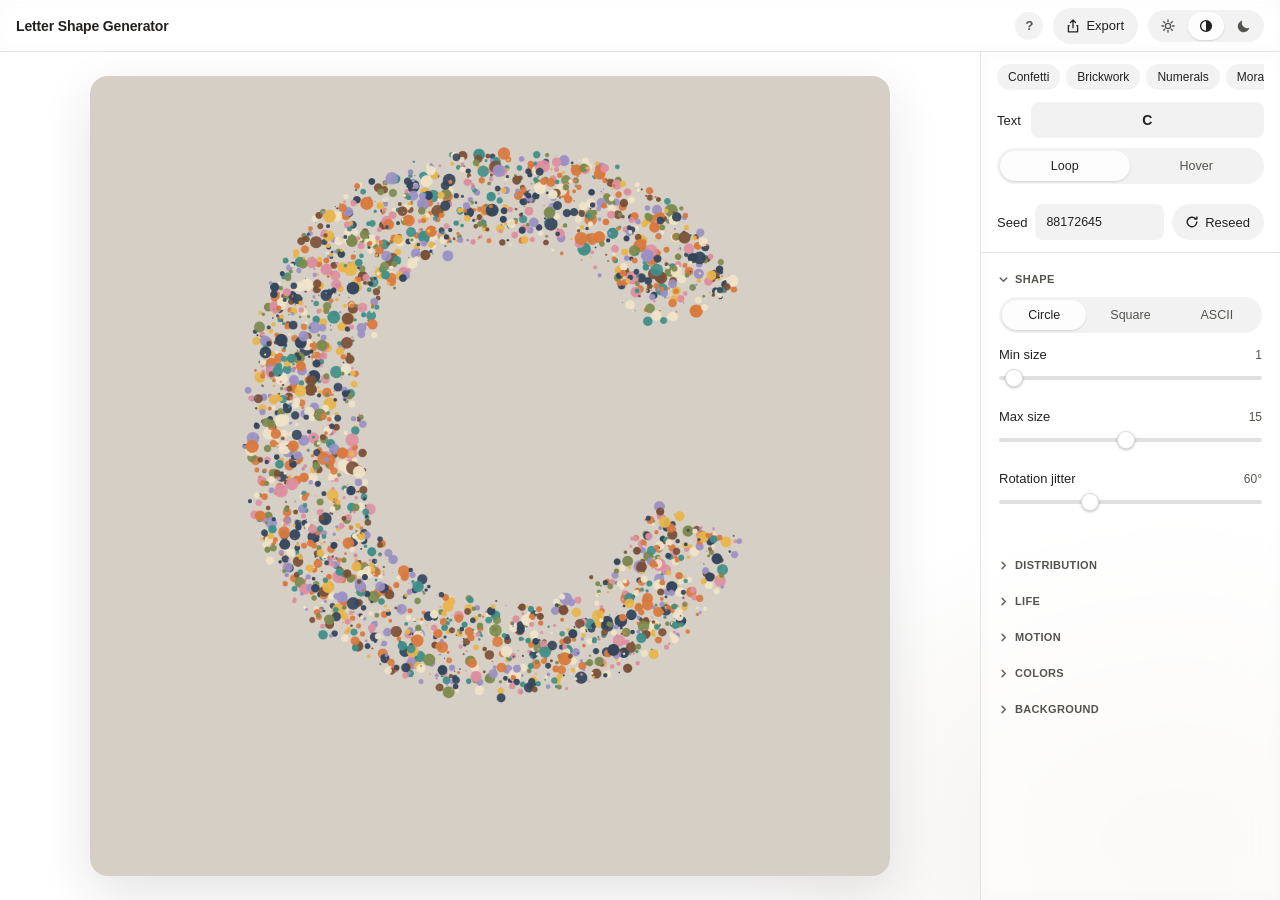
<file: index.html>
<!doctype html>
<html lang="en">
<head>
<meta charset="utf-8" />
<meta name="viewport" content="width=device-width,initial-scale=1" />
<title>Letter Shape Generator</title>
<style>
  /* ============================================================
     Theme tokens. Light is the base on :root; dark is defined
     twice: once behind prefers-color-scheme for the "auto" state
     (guarded so a manual light choice wins), once behind the
     manual [data-theme="dark"] attribute.
  ============================================================ */
  :root{
    --bg:var(--yy-ground,#f5f5f7);
    --panel-bg:var(--yy-pane,rgba(255,255,255,.72));
    --panel-bg-solid:var(--yy-pane-strong,#ffffff);
    --panel-border:var(--yy-glass-border,rgba(0,0,0,.08));
    --text:var(--yy-ink,#1d1d1f);
    --text-2:var(--yy-ink-muted,#6e6e73);
    --text-3:var(--yy-ink-quiet,#98989d);
    --accent:var(--yy-ink,#0071e3);
    --accent-ink:var(--yy-ground,#ffffff);
    --divider:var(--yy-glass-border,rgba(0,0,0,.08));
    --track:rgba(0,0,0,.12);
    --control-bg:rgba(0,0,0,.05);
    --control-bg-strong:rgba(0,0,0,.08);
    --thumb-bg:#ffffff;
    --thumb-border:rgba(0,0,0,.14);
    --scrim:rgba(0,0,0,.32);
    /* layered glass: crisp top highlight, faint side highlight,
       whisper of inner shadow. Restrained, not decorative. */
    --glass-edge:
      inset 0 1px 0 rgba(255,255,255,.65),
      inset 1px 0 0 rgba(255,255,255,.25),
      inset 0 0 18px rgba(0,0,0,.022);
    --r-lg:var(--yy-radius-panel,18px);
    --r-md:var(--yy-radius-control,12px);
    --r-sm:8px;
    --r-pill:var(--yy-radius-pill,999px);
    --shadow-panel:var(--yy-shadow-pane,0 1px 1px rgba(0,0,0,.03),0 12px 32px rgba(0,0,0,.08));
    --shadow-ctrl:0 1px 2px rgba(0,0,0,.14);
    --shadow-modal:0 2px 8px rgba(0,0,0,.08),0 24px 64px rgba(0,0,0,.22);
    --shadow-sheet:0 -8px 32px rgba(0,0,0,.14);
    /* motion tokens: 100ms tap feedback, 150ms hover shifts,
       240ms state changes, 300-500ms layout. Exits run ~75%. */
    --dur-tap:100ms;
    --dur-fast:var(--yy-duration-quick,150ms);
    --dur-med:var(--yy-duration-fast,240ms);
    --dur-layout:var(--yy-duration-medium,300ms);
    --ease-out-quart:cubic-bezier(0.25,1,0.5,1);
    --ease-out-quint:var(--yy-ease-out,cubic-bezier(0.22,1,0.36,1));
    --ease-out-expo:cubic-bezier(0.16,1,0.3,1);
    --ease:var(--ease-out-quart);
    color-scheme:light;
  }
  @media (prefers-color-scheme: dark){
    :root:not([data-theme="light"]){
      --bg:#1d1d1f;
      --panel-bg:rgba(34,34,36,.68);
      --panel-bg-solid:#2c2c2e;
      --panel-border:rgba(255,255,255,.10);
      --text:#f5f5f7;
      --text-2:#a1a1a6;
      --text-3:#7c7c80;
      --accent:#0a84ff;
      --accent-ink:#ffffff;
      --divider:rgba(255,255,255,.10);
      --track:rgba(255,255,255,.16);
      --control-bg:rgba(255,255,255,.07);
      --control-bg-strong:rgba(255,255,255,.12);
      --thumb-bg:#d9d9de;
      --thumb-border:rgba(0,0,0,.3);
      --scrim:rgba(0,0,0,.55);
      --glass-edge:
        inset 0 1px 0 rgba(255,255,255,.09),
        inset 1px 0 0 rgba(255,255,255,.04),
        inset 0 0 18px rgba(0,0,0,.28);
      --shadow-panel:0 1px 1px rgba(0,0,0,.3),0 20px 44px rgba(0,0,0,.5);
      --shadow-ctrl:0 1px 2px rgba(0,0,0,.4);
      --shadow-modal:0 2px 8px rgba(0,0,0,.4),0 24px 64px rgba(0,0,0,.6);
      --shadow-sheet:0 -8px 32px rgba(0,0,0,.5);
      color-scheme:dark;
    }
  }
  :root[data-theme="dark"]{
    --bg:#1d1d1f;
    --panel-bg:rgba(34,34,36,.68);
    --panel-bg-solid:#2c2c2e;
    --panel-border:rgba(255,255,255,.10);
    --text:#f5f5f7;
    --text-2:#a1a1a6;
    --text-3:#7c7c80;
    --accent:#0a84ff;
    --accent-ink:#ffffff;
    --divider:rgba(255,255,255,.10);
    --track:rgba(255,255,255,.16);
    --control-bg:rgba(255,255,255,.07);
    --control-bg-strong:rgba(255,255,255,.12);
    --thumb-bg:#d9d9de;
    --thumb-border:rgba(0,0,0,.3);
    --scrim:rgba(0,0,0,.55);
    --glass-edge:
      inset 0 1px 0 rgba(255,255,255,.09),
      inset 1px 0 0 rgba(255,255,255,.04),
      inset 0 0 18px rgba(0,0,0,.28);
    --shadow-panel:0 1px 1px rgba(0,0,0,.3),0 20px 44px rgba(0,0,0,.5);
    --shadow-ctrl:0 1px 2px rgba(0,0,0,.4);
    --shadow-modal:0 2px 8px rgba(0,0,0,.4),0 24px 64px rgba(0,0,0,.6);
    --shadow-sheet:0 -8px 32px rgba(0,0,0,.5);
    color-scheme:dark;
  }

  *{box-sizing:border-box;}
  [hidden]{display:none !important;}
  html,body{height:100%;}
  body{
    margin:0;
    background:
      radial-gradient(880px 640px at 7% 4%, rgba(255,255,255,.92), transparent 58%),
      radial-gradient(760px 580px at 92% 94%, rgba(239,236,232,.86), transparent 60%),
      var(--bg);
    color:var(--text);
    font-family:var(--yy-font-sans,-apple-system,BlinkMacSystemFont,"SF Pro Display","SF Pro Text","Helvetica Neue","PingFang SC",Arial,sans-serif);
    font-size:13px;
    -webkit-font-smoothing:antialiased;
    overflow:hidden;
  }
  button,input,textarea{font-family:inherit;font-size:inherit;color:inherit;}
  button{cursor:pointer;}
  svg{display:block;}

  :focus-visible{
    outline:2px solid var(--accent);
    outline-offset:2px;
    border-radius:var(--r-sm);
  }
  .seg button:focus-visible,.theme-seg button:focus-visible,.btn:focus-visible,
  .swatch:focus-visible,.swatch-add:focus-visible,.bg-swatch:focus-visible,.swatch-x:focus-visible,
  .copy-btn:focus-visible,.modal-close:focus-visible,.look-chip:focus-visible,
  .icon-btn:focus-visible,.wseg button:focus-visible{
    border-radius:var(--r-pill);
  }

  /* ============================================================
     Entrance (the one hero moment, plays once on load).
     Pure CSS keyframes with backwards fill: content is visible by
     default; the animation only decorates the first paint.
  ============================================================ */
  @keyframes rise-in{from{opacity:0;transform:translateY(10px)}}
  @keyframes fade-in-kf{from{opacity:0}}
  @keyframes scale-in{from{opacity:0;transform:scale(.98)}}
  @keyframes pop-in{from{opacity:0;transform:scale(0)}}
  @keyframes val-flash{from{color:var(--accent)}}

  .panel-pinned{animation:rise-in 270ms var(--ease-out-quint) backwards;}
  .panel-scroll .group{
    animation:rise-in 270ms var(--ease-out-quint) backwards;
    animation-delay:calc(min(var(--i,0),5)*45ms);
  }
  .topbar{animation:fade-in-kf 300ms var(--ease-out-quart) backwards;}
  .canvas-stage canvas{animation:scale-in 450ms var(--ease-out-quint) 60ms backwards;}

  .fade-swap{animation:fade-in-kf 160ms var(--ease-out-quart);}
  .val-flash{animation:val-flash 300ms var(--ease-out-quart);}

  .app{height:100dvh;display:flex;flex-direction:column;}

  /* ---------- topbar ---------- */
  .topbar{
    height:52px;flex:0 0 auto;
    display:flex;align-items:center;justify-content:space-between;gap:12px;
    padding:0 16px;
    background:var(--panel-bg);
    backdrop-filter:blur(20px) saturate(180%);
    -webkit-backdrop-filter:blur(20px) saturate(180%);
    border-bottom:1px solid var(--panel-border);
    box-shadow:var(--glass-edge);
  }
  @supports not ((backdrop-filter:blur(1px)) or (-webkit-backdrop-filter:blur(1px))){
    .topbar,.panel,.modal-backdrop,.modal,.kbd-pop,.swatch-pop{background:var(--panel-bg-solid);}
  }
  .topbar h1{
    font-size:14px;font-weight:600;margin:0;letter-spacing:-.01em;
    min-width:0;white-space:nowrap;overflow:hidden;text-overflow:ellipsis;
  }
  .topbar-actions{display:flex;align-items:center;gap:10px;flex:0 0 auto;}

  .btn-compact{min-height:30px;padding:5px 12px;font-size:12.5px;}

  .icon-btn{
    position:relative;
    width:28px;height:28px;border:0;border-radius:50%;
    background:var(--control-bg);color:var(--text-2);
    display:flex;align-items:center;justify-content:center;
    font-size:13px;font-weight:600;
    transition:background var(--dur-fast) var(--ease),color var(--dur-fast) var(--ease),transform var(--dur-tap) var(--ease);
  }
  .icon-btn::before{content:"";position:absolute;inset:-8px;border-radius:50%;}
  .icon-btn:hover{background:var(--control-bg-strong);color:var(--text);}
  .icon-btn:active{transform:scale(.92);}

  .theme-seg{
    position:relative;
    display:flex;background:var(--control-bg);border-radius:var(--r-pill);padding:2px;gap:2px;flex:0 0 auto;
  }
  .theme-seg button{
    position:relative;z-index:1;
    border:0;background:transparent;color:var(--text-2);
    width:36px;height:28px;border-radius:var(--r-pill);
    display:flex;align-items:center;justify-content:center;
    transition:color var(--dur-fast) var(--ease),transform var(--dur-tap) var(--ease);
  }
  /* expanded hot zone: full topbar height is tappable */
  .theme-seg button::before{content:"";position:absolute;inset:-10px 0;}
  .theme-seg button.active{color:var(--text);}
  .theme-seg button:hover:not(.active){color:var(--text);}
  .theme-seg button:active{transform:scale(.94);}

  /* sliding active-pill indicator shared by all segmented controls */
  .seg-ind{
    position:absolute;left:0;top:0;opacity:0;z-index:0;
    background:var(--panel-bg-solid);
    border-radius:var(--r-pill);
    box-shadow:var(--shadow-ctrl);
    transition:transform var(--dur-med) var(--ease-out-quint),opacity var(--dur-fast) var(--ease-out-quart);
    will-change:transform;
  }
  .seg-ind.no-anim{transition:none;}

  /* ---------- keyboard shortcuts popover ---------- */
  .kbd-pop{
    position:fixed;top:58px;right:12px;z-index:45;
    width:236px;
    background:var(--panel-bg);
    backdrop-filter:blur(24px) saturate(180%);
    -webkit-backdrop-filter:blur(24px) saturate(180%);
    border:1px solid var(--panel-border);
    border-radius:var(--r-md);
    box-shadow:var(--glass-edge),var(--shadow-modal);
    padding:10px 12px;
  }
  .kbd-row{
    display:flex;align-items:center;justify-content:space-between;gap:10px;
    padding:5px 0;font-size:12px;color:var(--text);
  }
  .kbd-row + .kbd-row{border-top:1px solid var(--divider);}
  kbd{
    font-family:inherit;font-size:11px;font-variant-numeric:tabular-nums;
    color:var(--text-2);
    background:var(--control-bg);
    border:1px solid var(--panel-border);
    border-radius:5px;
    padding:1.5px 6px;
    white-space:nowrap;
  }

  /* ---------- body: canvas left, inspector panel RIGHT ---------- */
  .body{flex:1 1 auto;display:flex;min-height:0;}

  .panel{
    position:relative;
    width:300px;min-width:180px;max-width:560px;
    flex:0 0 auto;
    display:flex;flex-direction:column;
    background:var(--panel-bg);
    backdrop-filter:blur(20px) saturate(180%);
    -webkit-backdrop-filter:blur(20px) saturate(180%);
    border-left:1px solid var(--panel-border);
    box-shadow:var(--glass-edge);
    min-height:0;
  }
  .panel-pinned{
    flex:0 0 auto;
    display:flex;flex-direction:column;gap:10px;
    padding:12px 16px;
    border-bottom:1px solid var(--divider);
  }
  .panel-scroll{
    flex:1 1 auto;min-height:0;
    overflow-y:auto;
    padding:10px 16px 44px;
  }
  .panel-scroll::-webkit-scrollbar{width:8px;}
  .panel-scroll::-webkit-scrollbar-thumb{background:var(--control-bg-strong);border-radius:var(--r-pill);}

  /* resize handle sits on the panel's LEFT edge now */
  .rhandle{
    position:absolute;top:0;left:0;width:10px;height:100%;
    cursor:col-resize;z-index:5;touch-action:none;
  }
  .rhandle::after{
    content:"";position:absolute;top:0;left:0;width:3px;height:100%;
    background:transparent;transition:background var(--dur-fast) var(--ease);
  }
  .rhandle:hover::after,.rhandle.active::after{background:var(--accent);opacity:.55;}

  /* mobile bottom-sheet grip (hidden on desktop) */
  .sheet-grip{
    display:none;
    position:relative;
    border:0;background:transparent;
    height:22px;flex:0 0 auto;
    align-items:center;justify-content:center;
    touch-action:none;
  }
  .sheet-grip::before{content:"";position:absolute;inset:-12px 0;}
  .sheet-grip span{
    width:36px;height:5px;border-radius:var(--r-pill);
    background:var(--track);
    transition:background var(--dur-fast) var(--ease);
  }
  .sheet-grip:hover span,.sheet-grip:active span{background:var(--text-3);}

  /* ---------- looks (one-tap presets) ---------- */
  .looks-row{
    display:flex;gap:6px;align-items:center;
    overflow-x:auto;
    padding-bottom:2px;
    scrollbar-width:none;
  }
  .looks-row::-webkit-scrollbar{display:none;}
  .look-chip{
    position:relative;
    flex:0 0 auto;
    border:0;border-radius:var(--r-pill);
    background:var(--control-bg);color:var(--text);
    min-height:26px;padding:4px 11px;
    font-size:12px;font-weight:500;white-space:nowrap;
    display:flex;align-items:center;gap:5px;
    transition:background var(--dur-fast) var(--ease),transform var(--dur-tap) var(--ease);
  }
  .look-chip::before{content:"";position:absolute;inset:-9px 0;}
  .look-chip:hover{background:var(--control-bg-strong);}
  .look-chip:active{transform:scale(.96);}
  .look-save{
    background:transparent;
    border:1px dashed var(--text-3);color:var(--text-2);
  }
  .look-save:hover{border-color:var(--accent);color:var(--accent);background:transparent;}
  .look-del{
    display:inline-flex;align-items:center;justify-content:center;
    width:14px;height:14px;margin-right:-4px;
    border-radius:50%;
    color:var(--text-3);
    font-size:12px;line-height:1;
    opacity:0;
    transition:opacity var(--dur-fast) var(--ease),color var(--dur-fast) var(--ease);
  }
  .look-chip:hover .look-del,.look-chip:focus-visible .look-del{opacity:1;}
  .look-del:hover{color:var(--text);}
  .look-name-input{
    flex:0 0 auto;
    width:110px;min-height:26px;padding:3px 10px;
    font-size:12px;
    border-radius:var(--r-pill);
  }

  /* ---------- pinned quick rows ---------- */
  .quick-row{display:flex;align-items:center;gap:8px;}
  .quick-row .seg{flex:1;min-width:0;}
  .quick-row label{font-size:13px;color:var(--text);flex:0 0 auto;}

  /* ---------- collapsible groups ---------- */
  .group{margin-bottom:4px;}
  .group-head{
    width:100%;min-height:32px;
    display:flex;align-items:center;gap:7px;
    border:0;background:transparent;
    padding:8px 2px;
    font-size:11px;font-weight:600;color:var(--text-2);
    letter-spacing:.03em;text-transform:uppercase;
    border-radius:var(--r-sm);
    transition:color var(--dur-fast) var(--ease);
  }
  .group-head:hover{color:var(--text);}
  .group-head .chev{
    color:var(--text-3);flex:0 0 auto;
    transition:transform var(--dur-med) var(--ease-out-quint);
  }
  .group.open .group-head .chev{transform:rotate(90deg);}
  .group-body{padding:2px 2px 12px;}
  .hint{font-size:12px;color:var(--text-2);line-height:1.5;margin:8px 2px 2px;}

  /* collapsible blocks: grid-rows trick, no layout-property animation */
  .collapse{
    display:grid;grid-template-rows:1fr;
    transition:grid-template-rows var(--dur-layout) var(--ease-out-quint),opacity var(--dur-med) var(--ease-out-quart);
  }
  .collapse-inner{min-height:0;overflow:hidden;padding:4px;margin:-4px;}
  .collapse.collapsed{grid-template-rows:0fr;opacity:0;pointer-events:none;}

  /* slider control: label + value on top line, full-width slider below */
  .ctl{margin-bottom:14px;}
  .ctl:last-child{margin-bottom:0;}
  .ctl-head{display:flex;align-items:baseline;justify-content:space-between;gap:8px;margin-bottom:2px;}
  .ctl-head label{font-size:13px;color:var(--text);}
  .ctl-head .val{font-size:12px;color:var(--text-2);font-variant-numeric:tabular-nums;}

  input[type="range"]{
    -webkit-appearance:none;appearance:none;
    width:100%;height:28px;margin:0;background:transparent;cursor:pointer;
  }
  input[type="range"]::-webkit-slider-runnable-track{
    height:4px;border-radius:var(--r-pill);background:var(--track);
  }
  input[type="range"]::-webkit-slider-thumb{
    -webkit-appearance:none;appearance:none;
    width:18px;height:18px;border-radius:50%;
    background:var(--thumb-bg);border:.5px solid var(--thumb-border);
    box-shadow:0 1px 3px rgba(0,0,0,.25);
    margin-top:-7px;
    transition:transform var(--dur-tap) var(--ease);
  }
  input[type="range"]:hover::-webkit-slider-thumb{transform:scale(1.06);}
  input[type="range"]:active::-webkit-slider-thumb{transform:scale(1.18);}
  input[type="range"]::-moz-range-track{height:4px;border-radius:var(--r-pill);background:var(--track);}
  input[type="range"]::-moz-range-thumb{
    width:18px;height:18px;border-radius:50%;
    background:var(--thumb-bg);border:.5px solid var(--thumb-border);
    box-shadow:0 1px 3px rgba(0,0,0,.25);
    transition:transform var(--dur-tap) var(--ease);
  }
  input[type="range"]:hover::-moz-range-thumb{transform:scale(1.06);}
  input[type="range"]:active::-moz-range-thumb{transform:scale(1.18);}
  input[type="range"]:focus-visible{outline-offset:0;}

  .row{display:flex;align-items:center;justify-content:space-between;gap:10px;margin-bottom:12px;}
  .row:last-child{margin-bottom:0;}
  .row label{font-size:13px;color:var(--text);flex:0 0 auto;}

  .text-field{
    background:var(--control-bg);
    border:1px solid transparent;
    border-radius:var(--r-sm);
    padding:8px 10px;
    min-height:36px;
    font-size:13px;color:var(--text);
    outline:none;
    transition:border-color var(--dur-fast) var(--ease),box-shadow var(--dur-fast) var(--ease);
  }
  .text-field:focus{border-color:var(--accent);box-shadow:0 0 0 3px color-mix(in srgb, var(--accent) 22%, transparent);}
  textarea.text-field{width:100%;resize:vertical;line-height:1.5;min-height:64px;}

  /* single character: centered; longer text: left-aligned for readability */
  .letter-field{flex:1;min-width:0;text-align:center;font-weight:600;font-size:14px;}
  .letter-field.multi{text-align:left;font-weight:500;font-size:13px;}

  .seed-field{
    flex:1;min-width:0;
    font-variant-numeric:tabular-nums;
    text-align:left;font-size:12.5px;
  }

  .seg{
    position:relative;
    display:flex;background:var(--control-bg);border-radius:var(--r-pill);padding:3px;gap:2px;
  }
  .seg button{
    position:relative;z-index:1;
    flex:1;border:0;background:transparent;color:var(--text-2);
    min-height:30px;padding:5px 4px;border-radius:var(--r-pill);
    font-size:12.5px;font-weight:500;white-space:nowrap;
    transition:color var(--dur-fast) var(--ease),transform var(--dur-tap) var(--ease);
  }
  .seg button.active{color:var(--text);}
  .seg button:hover:not(.active){color:var(--text);}
  .seg button:active{transform:scale(.97);}
  .seg-small button{min-height:24px;font-size:12px;padding:3px 4px;}

  /* ---------- color swatches: click = edit, corner x = delete ---------- */
  .swatches{display:flex;flex-wrap:wrap;gap:9px;align-items:center;min-height:34px;}
  .swatch-wrap{position:relative;display:flex;align-items:center;}
  .swatch{
    position:relative;
    /* weight (1-5) nudges the dot size so the mix reads at a glance */
    width:calc(20px + var(--w,2)*2px);
    height:calc(20px + var(--w,2)*2px);
    border-radius:50%;
    border:1px solid rgba(0,0,0,.14);padding:0;
    transition:transform var(--dur-tap) var(--ease),box-shadow var(--dur-fast) var(--ease);
  }
  .swatch::before{content:"";position:absolute;inset:-7px;border-radius:50%;}
  .swatch:hover{transform:scale(1.08);}
  .swatch:active{transform:scale(.95);}
  .swatch.editing{box-shadow:0 0 0 2px var(--panel-bg-solid),0 0 0 4px var(--accent);}
  .swatch.pop-in{animation:pop-in 180ms var(--ease-out-quint);}
  .swatch-x{
    position:absolute;top:-5px;right:-5px;z-index:2;
    width:16px;height:16px;border:0;border-radius:50%;
    background:var(--text);color:var(--panel-bg-solid);
    font-size:11px;line-height:1;padding:0;
    display:flex;align-items:center;justify-content:center;
    opacity:0;transform:scale(.6);
    transition:opacity var(--dur-fast) var(--ease),transform var(--dur-fast) var(--ease);
  }
  .swatch-x::before{content:"";position:absolute;inset:-7px;border-radius:50%;}
  .swatch-wrap:hover .swatch-x,.swatch-wrap:focus-within .swatch-x{opacity:1;transform:none;}
  .swatch-add{
    position:relative;width:28px;height:28px;border-radius:50%;
    border:1px dashed var(--text-3);background:transparent;color:var(--text-2);
    display:flex;align-items:center;justify-content:center;line-height:1;padding:0;
    transition:border-color var(--dur-fast) var(--ease),color var(--dur-fast) var(--ease),transform var(--dur-tap) var(--ease);
  }
  .swatch-add::before{content:"";position:absolute;inset:-8px;border-radius:50%;}
  .swatch-add:hover{border-color:var(--accent);color:var(--accent);}
  .swatch-add:active{transform:scale(.93);}

  /* swatch editor popover (fixed so overflow:hidden can't clip it) */
  .swatch-pop{
    position:fixed;z-index:46;
    display:flex;align-items:center;gap:10px;
    background:var(--panel-bg);
    backdrop-filter:blur(24px) saturate(180%);
    -webkit-backdrop-filter:blur(24px) saturate(180%);
    border:1px solid var(--panel-border);
    border-radius:var(--r-pill);
    box-shadow:var(--glass-edge),var(--shadow-modal);
    padding:7px 10px;
  }
  .wseg{
    display:flex;gap:2px;
    background:var(--control-bg);border-radius:var(--r-pill);padding:2px;
  }
  .wseg button{
    width:24px;height:24px;border:0;border-radius:var(--r-pill);
    background:transparent;color:var(--text-2);
    font-size:11px;font-weight:600;font-variant-numeric:tabular-nums;
    display:flex;align-items:center;justify-content:center;
    transition:background var(--dur-fast) var(--ease),color var(--dur-fast) var(--ease),transform var(--dur-tap) var(--ease);
  }
  .wseg button.active{background:var(--panel-bg-solid);color:var(--text);box-shadow:var(--shadow-ctrl);}
  .wseg button:active{transform:scale(.94);}
  .pop-x{width:24px;height:24px;font-size:12px;}

  .bg-swatch{
    position:relative;width:28px;height:28px;border-radius:50%;
    border:1px solid rgba(0,0,0,.14);padding:0;
    transition:transform var(--dur-tap) var(--ease),box-shadow var(--dur-fast) var(--ease);
  }
  .bg-swatch::before{content:"";position:absolute;inset:-8px;border-radius:50%;}
  .bg-swatch:hover{transform:scale(1.1);}
  .bg-swatch:active{transform:scale(.95);}
  .bg-swatch.selected{box-shadow:0 0 0 2px var(--panel-bg-solid),0 0 0 4px var(--accent);}

  .btn{
    border:0;border-radius:var(--r-pill);
    min-height:36px;padding:8px 14px;
    font-size:13px;font-weight:500;
    display:flex;align-items:center;justify-content:center;gap:7px;
    transition:transform var(--dur-tap) var(--ease),opacity var(--dur-fast) var(--ease),background var(--dur-fast) var(--ease);
  }
  .btn:active{transform:scale(.97);}
  .btn-primary{background:var(--accent);color:var(--accent-ink);}
  .btn-primary:hover{opacity:.9;}
  .btn-ghost{background:var(--control-bg);color:var(--text);}
  .btn-ghost:hover{background:var(--control-bg-strong);}
  .btn.is-hidden{opacity:0;transform:scale(.96);pointer-events:none;}
  .btn:disabled{opacity:.45;cursor:default;pointer-events:none;}


  .color-input-wrap{display:flex;align-items:center;gap:10px;margin-top:12px;}
  input[type="color"]{
    -webkit-appearance:none;appearance:none;
    width:28px;height:28px;border:0;border-radius:50%;
    padding:0;background:transparent;overflow:hidden;cursor:pointer;
  }
  input[type="color"]::-webkit-color-swatch-wrapper{padding:0;}
  input[type="color"]::-webkit-color-swatch{border:1px solid rgba(0,0,0,.14);border-radius:50%;}
  input[type="color"]::-moz-color-swatch{border:1px solid rgba(0,0,0,.14);border-radius:50%;}
  .hexlabel{font-size:12px;color:var(--text-2);font-variant-numeric:tabular-nums;letter-spacing:.02em;}

  /* ---------- canvas area ---------- */
  .canvas-wrap{flex:1 1 auto;display:flex;flex-direction:column;min-width:0;position:relative;}
  .canvas-stage{flex:1 1 auto;display:flex;align-items:center;justify-content:center;min-height:0;padding:24px;}
  canvas{
    max-width:100%;max-height:100%;
    border-radius:var(--r-lg);
    box-shadow:var(--shadow-panel);
    touch-action:none;
  }

  /* ---------- export modal ---------- */
  .modal-backdrop{
    position:fixed;inset:0;z-index:50;
    display:flex;align-items:center;justify-content:center;
    padding:24px;
    background:var(--scrim);
    backdrop-filter:blur(12px) saturate(140%);
    -webkit-backdrop-filter:blur(12px) saturate(140%);
    opacity:0;
    transition:opacity 200ms var(--ease-out-quart);
  }
  .modal-backdrop.open{opacity:1;}
  .modal-backdrop.closing{transition-duration:150ms;}
  .modal{
    /* rigid frame: dimensions never follow content; the code pane
       is the only scroll container */
    width:min(640px,100%);
    height:min(72vh,100%);
    display:flex;flex-direction:column;gap:10px;
    background:var(--panel-bg);
    backdrop-filter:blur(28px) saturate(180%);
    -webkit-backdrop-filter:blur(28px) saturate(180%);
    border:1px solid var(--panel-border);
    border-radius:var(--r-lg);
    box-shadow:var(--glass-edge),var(--shadow-modal);
    padding:14px;
    opacity:0;transform:scale(.96);
    transition:opacity 250ms var(--ease-out-expo),transform 250ms var(--ease-out-expo);
  }
  .modal-backdrop.open .modal{opacity:1;transform:none;}
  .modal-backdrop.closing .modal{transition-duration:180ms;}
  .modal-head{display:flex;align-items:center;justify-content:space-between;gap:10px;}
  .modal-head h3{font-size:14px;font-weight:600;margin:0;letter-spacing:-.01em;}
  .modal-close{
    position:relative;
    width:24px;height:24px;border:0;border-radius:50%;
    background:var(--control-bg);color:var(--text-2);
    display:flex;align-items:center;justify-content:center;
    transition:background var(--dur-fast) var(--ease),color var(--dur-fast) var(--ease),transform var(--dur-tap) var(--ease);
  }
  .modal-close::before{content:"";position:absolute;inset:-10px;border-radius:50%;}
  .modal-close:hover{background:var(--control-bg-strong);color:var(--text);}
  .modal-close:active{transform:scale(.92);}
  #codeSection{display:flex;flex-direction:column;gap:10px;flex:1;min-height:0;}
  .codewrap{position:relative;flex:1;min-height:0;}
  .codewrap pre{
    margin:0;height:100%;min-height:160px;
    overflow:auto;
    background:var(--control-bg);
    border-radius:var(--r-md);
    padding:12px 14px;
    font-family:ui-monospace,"SF Mono",Menlo,Consolas,monospace;
    font-size:11.5px;line-height:1.5;
    tab-size:2;white-space:pre;
    font-variant-numeric:tabular-nums;
  }
  .copy-btn{
    position:absolute;top:8px;right:8px;
    min-height:24px;padding:3px 10px;
    border:1px solid var(--panel-border);border-radius:var(--r-pill);
    background:var(--panel-bg-solid);color:var(--text);
    font-size:11.5px;font-weight:500;
    box-shadow:var(--shadow-ctrl);
    display:inline-grid;place-items:center;
    transition:transform var(--dur-tap) var(--ease),background var(--dur-fast) var(--ease);
  }
  .copy-btn:hover{background:var(--control-bg-strong);}
  .copy-btn:active{transform:scale(.96);}
  .copy-face{grid-area:1/1;transition:opacity var(--dur-fast) var(--ease);}
  .copy-done{opacity:0;}
  .copy-btn.copied .copy-idle{opacity:0;}
  .copy-btn.copied .copy-done{opacity:1;}
  .media-list{
    display:flex;flex-direction:column;
    min-height:0;overflow-y:auto;
    padding:2px 2px 4px;
  }
  /* media has three fixed rows, so the frame hugs them instead of
     leaving the code pane's empty height around them */
  .modal-backdrop.media .modal{height:auto;max-height:min(72vh,100%);}
  .media-row{display:flex;align-items:center;justify-content:space-between;gap:12px;padding:11px 2px;}
  .media-row + .media-row{border-top:1px solid var(--divider);}
  .media-info{display:flex;flex-direction:column;gap:2px;min-width:0;}
  .media-info b{font-size:13px;font-weight:600;}
  .media-desc{font-size:11.5px;color:var(--text-2);font-variant-numeric:tabular-nums;}
  .media-btn{min-width:118px;font-variant-numeric:tabular-nums;}

  @media (prefers-reduced-motion: reduce){
    *,*::before,*::after{
      transition-duration:.001ms !important;
      animation-duration:.001ms !important;
      animation-delay:0ms !important;
    }
  }

  /* ============================================================
     Mobile: canvas fills the screen, the panel becomes a bottom
     sheet with three detents (peek / half / full), dragged by the
     grip. Same rigid-glass treatment as the export sheet.
  ============================================================ */
  @media (max-width: 767px){
    .body{display:block;position:relative;}
    .canvas-wrap{height:100%;}
    .canvas-stage{padding:12px 12px calc(var(--sheet-peek,216px) + 12px);}
    .panel{
      position:fixed;left:0;right:0;bottom:0;z-index:40;
      width:100% !important;min-width:0;max-width:none;
      height:var(--sheet-full,80dvh);
      border-left:0;border-top:1px solid var(--panel-border);
      border-radius:16px 16px 0 0;
      box-shadow:var(--glass-edge),var(--shadow-sheet);
      transform:translateY(var(--sheet-offset,0px));
      will-change:transform;
    }
    .panel.snap{transition:transform var(--dur-layout) var(--ease-out-quint);}
    .rhandle{display:none;}
    .sheet-grip{display:flex;}
    .panel-pinned{padding:2px 14px 12px;}
    .panel-scroll{padding:10px 14px 44px;}
    .topbar{padding:0 12px;}
    /* export modal: near-fullscreen bottom sheet, same rigid-frame rule */
    .modal-backdrop{padding:10px;align-items:flex-end;}
    .modal{width:100%;max-width:none;height:min(94dvh,100%);}
    .modal-backdrop.media .modal{height:auto;max-height:min(94dvh,100%);}
    .kbd-pop{right:10px;}
  }
</style>
<link rel="stylesheet" href="yy-studio.css">
</head>
<body>
<div class="app">

  <header class="topbar">
    <h1>Letter Shape Generator</h1>
    <div class="topbar-actions">
      <button type="button" class="icon-btn" id="helpBtn" aria-label="Keyboard shortcuts" title="Keyboard shortcuts">?</button>
      <button type="button" class="btn btn-ghost btn-compact" id="exportBtn">
        <svg width="12" height="14" viewBox="0 0 12 14" fill="none" stroke="currentColor" stroke-width="1.3" stroke-linecap="round" stroke-linejoin="round" aria-hidden="true">
          <path d="M6 1.2v7.6"/>
          <path d="M3.4 3.6 6 1.2l2.6 2.4"/>
          <path d="M2.2 6.6H1.4v6.2h9.2V6.6h-.8"/>
        </svg>
        Export
      </button>
      <div class="theme-seg" id="themeSeg" role="group" aria-label="Theme">
        <button type="button" data-theme-btn="light" aria-label="Light" title="Light">
          <svg width="14" height="14" viewBox="0 0 14 14" fill="none" stroke="currentColor" stroke-width="1.4" stroke-linecap="round" aria-hidden="true">
            <circle cx="7" cy="7" r="2.6"/>
            <path d="M7 .9v1.6M7 11.5v1.6M.9 7h1.6M11.5 7h1.6M2.7 2.7l1.1 1.1M10.2 10.2l1.1 1.1M11.3 2.7l-1.1 1.1M3.8 10.2l-1.1 1.1"/>
          </svg>
        </button>
        <button type="button" data-theme-btn="auto" class="active" aria-label="System" title="System">
          <svg width="14" height="14" viewBox="0 0 14 14" fill="none" aria-hidden="true">
            <circle cx="7" cy="7" r="5.4" stroke="currentColor" stroke-width="1.4"/>
            <path d="M7 1.6A5.4 5.4 0 0 1 7 12.4Z" fill="currentColor"/>
          </svg>
        </button>
        <button type="button" data-theme-btn="dark" aria-label="Dark" title="Dark">
          <svg width="14" height="14" viewBox="0 0 14 14" fill="currentColor" aria-hidden="true">
            <path d="M11.8 8.9A5.3 5.3 0 0 1 5.1 2.2a.35.35 0 0 0-.46-.43 5.9 5.9 0 1 0 7.6 7.6.35.35 0 0 0-.44-.47Z"/>
          </svg>
        </button>
      </div>
    </div>
  </header>

  <div class="body">
    <main class="canvas-wrap">
      <div class="canvas-stage">
        <canvas id="c" width="1200" height="1200" aria-label="Particle text preview" role="img"></canvas>
      </div>
    </main>

    <aside class="panel" id="panel" aria-label="Parameters">
      <div class="rhandle" id="rhandle" title="Drag to resize the panel" aria-hidden="true"></div>
      <button type="button" class="sheet-grip" id="sheetGrip" aria-label="Resize panel sheet"><span></span></button>

      <div class="panel-pinned">
        <div class="looks-row" id="looksRow" aria-label="Looks"></div>
        <div class="row" style="margin-bottom:0">
          <label for="letterInput">Text</label>
          <input class="text-field letter-field" id="letterInput" maxlength="40" value="C" autocomplete="off" spellcheck="false" aria-label="Text, up to 40 characters" />
        </div>
        <div class="quick-row">
          <div class="seg" id="modeSeg" role="group" aria-label="Interaction mode">
            <button type="button" data-mode="loop" class="active">Loop</button>
            <button type="button" data-mode="hover">Hover</button>
          </div>
        </div>
        <div class="collapse collapsed" id="hoverHintWrap">
          <div class="collapse-inner">
            <p class="hint" style="margin-top:0">Hover the canvas to gather the text; move away to scatter. On touch, press and hold.</p>
          </div>
        </div>
        <div class="quick-row">
          <label for="seedInput">Seed</label>
          <input class="text-field seed-field" id="seedInput" inputmode="numeric" autocomplete="off" spellcheck="false" value="88172645" aria-label="Random seed, press Enter to apply" title="Seed (Up / Down to step)" />
          <button class="btn btn-ghost btn-compact" id="reseedBtn" title="New random seed">
            <svg width="12" height="12" viewBox="0 0 12 12" fill="none" stroke="currentColor" stroke-width="1.4" stroke-linecap="round" stroke-linejoin="round" aria-hidden="true">
              <path d="M10.8 6a4.8 4.8 0 1 1-1.4-3.4"/>
              <path d="M10.9 .9v2.2H8.7"/>
            </svg>
            Reseed
          </button>
        </div>
      </div>

      <div class="panel-scroll" id="panelScroll">

        <section class="group" style="--i:1" data-group="shape">
          <button type="button" class="group-head" aria-expanded="true" aria-controls="shapeBody">
            <svg class="chev" width="9" height="9" viewBox="0 0 10 10" fill="none" stroke="currentColor" stroke-width="1.8" stroke-linecap="round" stroke-linejoin="round" aria-hidden="true"><path d="M3.5 1.5 7 5 3.5 8.5"/></svg>
            <span>Shape</span>
          </button>
          <div class="collapse" id="shapeBody">
            <div class="collapse-inner">
              <div class="group-body">
                <div class="seg" id="shapeSeg" role="group" aria-label="Shape type">
                  <button type="button" data-shape="circle" class="active">Circle</button>
                  <button type="button" data-shape="square">Square</button>
                  <button type="button" data-shape="ascii">ASCII</button>
                </div>
                <div style="height:14px"></div>
                <div class="ctl">
                  <div class="ctl-head"><label for="minSize">Min size</label><span class="val" id="minSizeVal">1</span></div>
                  <input type="range" id="minSize" min="0.5" max="20" step="0.5" value="1">
                </div>
                <div class="ctl">
                  <div class="ctl-head"><label for="maxSize">Max size</label><span class="val" id="maxSizeVal">15</span></div>
                  <input type="range" id="maxSize" min="1" max="30" step="0.5" value="15">
                </div>
                <div class="ctl" id="rotRow">
                  <div class="ctl-head"><label for="rotJitter">Rotation jitter</label><span class="val" id="rotJitterVal">60°</span></div>
                  <input type="range" id="rotJitter" min="0" max="180" step="5" value="60">
                </div>
                <div class="ctl" id="brickRow" hidden>
                  <div class="ctl-head"><label for="brickBars">Stack density</label><span class="val" id="brickBarsVal">5</span></div>
                  <input type="range" id="brickBars" min="2" max="10" step="1" value="5">
                </div>
              </div>
            </div>
          </div>
        </section>

        <section class="group" style="--i:2" data-group="distribution">
          <button type="button" class="group-head" aria-expanded="false" aria-controls="distributionBody">
            <svg class="chev" width="9" height="9" viewBox="0 0 10 10" fill="none" stroke="currentColor" stroke-width="1.8" stroke-linecap="round" stroke-linejoin="round" aria-hidden="true"><path d="M3.5 1.5 7 5 3.5 8.5"/></svg>
            <span>Distribution</span>
          </button>
          <div class="collapse" id="distributionBody">
            <div class="collapse-inner">
              <div class="group-body">
                <div class="ctl">
                  <div class="ctl-head"><label for="count">Count</label><span class="val" id="countVal">2920</span></div>
                  <input type="range" id="count" min="300" max="6000" step="20" value="2920">
                </div>
                <div class="ctl">
                  <div class="ctl-head"><label for="edgeFeather">Edge feather</label><span class="val" id="edgeFeatherVal">6</span></div>
                  <input type="range" id="edgeFeather" min="0" max="20" step="1" value="6">
                </div>
                <div class="ctl">
                  <div class="ctl-head"><label for="minOpacity">Opacity</label><span class="val" id="minOpacityVal">0.90</span></div>
                  <input type="range" id="minOpacity" min="0.1" max="1" step="0.05" value="0.9">
                </div>
              </div>
            </div>
          </div>
        </section>

        <section class="group" style="--i:3" data-group="life">
          <button type="button" class="group-head" aria-expanded="false" aria-controls="lifeBody">
            <svg class="chev" width="9" height="9" viewBox="0 0 10 10" fill="none" stroke="currentColor" stroke-width="1.8" stroke-linecap="round" stroke-linejoin="round" aria-hidden="true"><path d="M3.5 1.5 7 5 3.5 8.5"/></svg>
            <span>Life</span>
          </button>
          <div class="collapse" id="lifeBody">
            <div class="collapse-inner">
              <div class="group-body">
                <div class="ctl">
                  <div class="ctl-head"><label for="trembleAmp">Tremble amount</label><span class="val" id="trembleAmpVal">6.5</span></div>
                  <input type="range" id="trembleAmp" min="0" max="20" step="0.5" value="6.5">
                </div>
                <div class="ctl">
                  <div class="ctl-head"><label for="trembleSpeed">Tremble speed</label><span class="val" id="trembleSpeedVal">2.0</span></div>
                  <input type="range" id="trembleSpeed" min="0.2" max="6" step="0.1" value="2">
                </div>
                <div class="ctl">
                  <div class="ctl-head"><label for="breathAmp">Breathing</label><span class="val" id="breathAmpVal">0.36</span></div>
                  <input type="range" id="breathAmp" min="0" max="1" step="0.02" value="0.36">
                </div>
              </div>
            </div>
          </div>
        </section>

        <section class="group" style="--i:4" data-group="motion">
          <button type="button" class="group-head" aria-expanded="false" aria-controls="motionBody">
            <svg class="chev" width="9" height="9" viewBox="0 0 10 10" fill="none" stroke="currentColor" stroke-width="1.8" stroke-linecap="round" stroke-linejoin="round" aria-hidden="true"><path d="M3.5 1.5 7 5 3.5 8.5"/></svg>
            <span>Motion</span>
          </button>
          <div class="collapse" id="motionBody">
            <div class="collapse-inner">
              <div class="group-body">
                <div class="collapse" id="holdRow">
                  <div class="collapse-inner">
                    <div class="ctl">
                      <div class="ctl-head"><label for="holdTime">Hold</label><span class="val" id="holdTimeVal">1.8s</span></div>
                      <input type="range" id="holdTime" min="0.2" max="5" step="0.1" value="1.8">
                    </div>
                  </div>
                </div>
                <div class="ctl">
                  <div class="ctl-head"><label for="scatterTime">Scatter</label><span class="val" id="scatterTimeVal">1.1s</span></div>
                  <input type="range" id="scatterTime" min="0.2" max="3" step="0.1" value="1.1">
                </div>
                <div class="ctl">
                  <div class="ctl-head"><label for="reformTime">Reform</label><span class="val" id="reformTimeVal">1.1s</span></div>
                  <input type="range" id="reformTime" min="0.2" max="3" step="0.1" value="1.1">
                </div>
                <div class="ctl">
                  <div class="ctl-head"><label for="scatterRange">Spread</label><span class="val" id="scatterRangeVal">0.27</span></div>
                  <input type="range" id="scatterRange" min="0" max="0.8" step="0.01" value="0.27">
                </div>
              </div>
            </div>
          </div>
        </section>

        <section class="group" style="--i:5" data-group="colors">
          <button type="button" class="group-head" aria-expanded="false" aria-controls="colorsBody">
            <svg class="chev" width="9" height="9" viewBox="0 0 10 10" fill="none" stroke="currentColor" stroke-width="1.8" stroke-linecap="round" stroke-linejoin="round" aria-hidden="true"><path d="M3.5 1.5 7 5 3.5 8.5"/></svg>
            <span>Colors</span>
          </button>
          <div class="collapse" id="colorsBody">
            <div class="collapse-inner">
              <div class="group-body">
                <div class="seg seg-small" id="paletteSeg" role="group" aria-label="Palette preset">
                  <button type="button" data-palette="classic" class="active">Classic</button>
                  <button type="button" data-palette="morandi">Morandi</button>
                </div>
                <div class="swatches" id="swatches" style="margin-top:12px"></div>
                <p class="hint">Click a dot to edit its color and weight. The corner x removes it.</p>
              </div>
            </div>
          </div>
        </section>

        <section class="group" style="--i:5" data-group="background">
          <button type="button" class="group-head" aria-expanded="false" aria-controls="backgroundBody">
            <svg class="chev" width="9" height="9" viewBox="0 0 10 10" fill="none" stroke="currentColor" stroke-width="1.8" stroke-linecap="round" stroke-linejoin="round" aria-hidden="true"><path d="M3.5 1.5 7 5 3.5 8.5"/></svg>
            <span>Background</span>
          </button>
          <div class="collapse" id="backgroundBody">
            <div class="collapse-inner">
              <div class="group-body">
                <div class="swatches" id="bgSwatches"></div>
                <div class="color-input-wrap">
                  <input type="color" id="bgColor" value="#d6cfc5" aria-label="Background color" />
                  <span class="hexlabel" id="bgColorVal">#D6CFC5</span>
                </div>
              </div>
            </div>
          </div>
        </section>

      </div>
    </aside>
  </div>
</div>

<div class="kbd-pop" id="kbdPop" hidden role="dialog" aria-label="Keyboard shortcuts">
  <div class="kbd-row"><span>Undo</span><kbd>⌘Z</kbd></div>
  <div class="kbd-row"><span>Redo</span><kbd>⇧⌘Z</kbd></div>
  <div class="kbd-row"><span>Step seed (in Seed)</span><kbd>↑ ↓</kbd></div>
  <div class="kbd-row"><span>Close dialogs</span><kbd>Esc</kbd></div>
</div>

<div class="swatch-pop" id="swatchPop" hidden role="dialog" aria-label="Edit color">
  <input type="color" id="swatchColor" aria-label="Color value" />
  <div class="wseg" id="weightSeg" role="group" aria-label="Color weight">
    <button type="button" data-w="1">1</button>
    <button type="button" data-w="2">2</button>
    <button type="button" data-w="3">3</button>
    <button type="button" data-w="4">4</button>
    <button type="button" data-w="5">5</button>
  </div>
  <button type="button" class="icon-btn pop-x" id="swatchRemove" aria-label="Remove color" title="Remove color">
    <svg width="9" height="9" viewBox="0 0 10 10" fill="none" stroke="currentColor" stroke-width="1.5" stroke-linecap="round" aria-hidden="true"><path d="M1.5 1.5l7 7M8.5 1.5l-7 7"/></svg>
  </button>
</div>

<div class="modal-backdrop" id="exportModal" hidden>
  <div class="modal" role="dialog" aria-modal="true" aria-label="Export code">
    <div class="modal-head">
      <h3>Export</h3>
      <button type="button" class="modal-close" id="exportClose" aria-label="Close">
        <svg width="10" height="10" viewBox="0 0 10 10" fill="none" stroke="currentColor" stroke-width="1.5" stroke-linecap="round" aria-hidden="true"><path d="M1.5 1.5l7 7M8.5 1.5l-7 7"/></svg>
      </button>
    </div>
    <div class="seg seg-small" id="exportSections" role="group" aria-label="Export type">
      <button type="button" data-section="code" class="active">Code</button>
      <button type="button" data-section="media">Media</button>
    </div>
    <div id="codeSection">
      <div class="seg seg-small" id="exportTabs" role="group" aria-label="Export format">
        <button type="button" data-kind="vanilla" class="active">Vanilla JS</button>
        <button type="button" data-kind="react">React</button>
        <button type="button" data-kind="vue">Vue</button>
        <button type="button" data-kind="json">Config JSON</button>
      </div>
      <div class="codewrap">
        <button type="button" class="copy-btn" id="copyBtn">
          <span class="copy-face copy-idle">Copy</span>
          <span class="copy-face copy-done" id="copyDone" aria-hidden="true">✓ Copied</span>
        </button>
        <pre><code id="exportCode"></code></pre>
      </div>
    </div>
    <div class="media-list" id="mediaSection" hidden>
      <div class="media-row">
        <div class="media-info">
          <b>PNG</b>
          <span class="media-desc" id="pngDesc">Current frame, 1200 x 1200</span>
        </div>
        <button type="button" class="btn btn-ghost btn-compact media-btn" id="pngBtn">Download</button>
      </div>
      <div class="media-row">
        <div class="media-info">
          <b>Video</b>
          <span class="media-desc" id="webmDesc">WebM</span>
        </div>
        <button type="button" class="btn btn-ghost btn-compact media-btn" id="webmBtn">Record</button>
      </div>
      <div class="media-row">
        <div class="media-info">
          <b>GIF</b>
          <span class="media-desc" id="gifDesc">480 x 480, 15 fps</span>
        </div>
        <button type="button" class="btn btn-ghost btn-compact media-btn" id="gifBtn">Export</button>
      </div>
    </div>
  </div>
</div>

<script>
(function(){
  "use strict";

  /* ============================================================
     ENGINE-START
     Self-contained particle engine. It reads cfg by reference on
     every frame, so live parameter tweaks need no rebuild; only
     structural changes (count, sizes, colors, seed) do.
     This exact function is serialized into the code exports via
     Function.prototype.toString(), so it must not close over
     anything outside itself.
  ============================================================ */
  function particleTextEngine(canvas, cfg){
    var W = cfg.width || 1200, H = cfg.height || 1200;
    canvas.width = W; canvas.height = H;
    var ctx = canvas.getContext("2d");
    var ASCII_POOL = "0123456789-*/=%#@&!?$<>~^()[]{}_".split("");
    var MASK_FAMILY = '"Arial Black","PingFang SC","Microsoft YaHei",Arial,sans-serif';
    var TWO_PI = Math.PI*2, DEG = Math.PI/180;
    var reduced = false;
    try{ reduced = window.matchMedia("(prefers-reduced-motion: reduce)").matches; }catch(err){}

    function makeRng(sd){
      var s = (sd >>> 0) || 1;
      return function(){
        s = (Math.imul(s, 1664525) + 1013904223) >>> 0;
        return s / 4294967296;
      };
    }
    function hashText(t){
      var h = (cfg.seed >>> 0) || 1;
      for(var i=0;i<t.length;i++) h = Math.imul(h ^ t.charCodeAt(i), 2654435761);
      return h >>> 0;
    }
    function lerp(a,b,t){ return a + (b-a)*t; }
    function clamp(v,a,b){ return v<a?a:(v>b?b:v); }
    function easeOutCubic(t){ return 1 - Math.pow(1-t,3); }
    function easeInOutCubic(t){ return t<0.5 ? 4*t*t*t : 1 - Math.pow(-2*t+2,3)/2; }
    function weightedPick(colors, r){
      var total = 0, i;
      for(i=0;i<colors.length;i++) total += colors[i].w;
      var x = r()*total;
      for(i=0;i<colors.length;i++){
        x -= colors[i].w;
        if(x<=0) return colors[i].hex;
      }
      return colors[colors.length-1].hex;
    }

    var off = document.createElement("canvas");
    off.width = W; off.height = H;
    var offCtx = off.getContext("2d", { willReadFrequently: true });
    var maskCache = {};
    var lastFontPx = 0;
    function buildMask(text){
      offCtx.clearRect(0,0,W,H);
      var px = 0.95 * H;
      if(text.length > 1){
        offCtx.font = '900 100px ' + MASK_FAMILY;
        var w100 = offCtx.measureText(text).width || 1;
        px = Math.min(px, (W * 0.84) / (w100 / 100));
      }
      lastFontPx = px;
      offCtx.font = '900 ' + px + 'px ' + MASK_FAMILY;
      offCtx.textAlign = "center";
      offCtx.textBaseline = "middle";
      offCtx.fillStyle = "#000";
      offCtx.fillText(text, W/2, H/2);
      var img = offCtx.getImageData(0,0,W,H).data;
      var pts = [];
      var STEP = text.length > 1 ? 2 : 3;
      for(var y=0;y<H;y+=STEP){
        var rowBase = y*W;
        for(var x=0;x<W;x+=STEP){
          if(img[(rowBase+x)*4+3] > 128) pts.push(x,y);
        }
      }
      return { pts: pts, fontPx: px };
    }
    function getMask(text){
      if(!maskCache[text]) maskCache[text] = buildMask(text);
      lastFontPx = maskCache[text].fontPx;
      return maskCache[text].pts;
    }

    var shapes = [];
    (function(){
      var r = makeRng(cfg.seed);
      for(var i=0;i<cfg.count;i++){
        var color = weightedPick(cfg.colors, r);
        var size = lerp(cfg.minSize, cfg.maxSize, r());
        var rotBase = (r()*2-1) * cfg.rotationJitter;
        var opacity = lerp(cfg.minOpacity, 1, r());
        var trembleFreq = 0.5 + r()*1.3;
        var tremblePhase = r()*Math.PI*2;
        var breathPhase = r()*Math.PI*2;
        var glyph = ASCII_POOL[Math.floor(r()*ASCII_POOL.length)];
        var bricks = [];
        var bw = Math.max(1, size*0.32);
        for(var b=0;b<cfg.brickBars;b++){
          bricks.push({
            dx: (b - (cfg.brickBars-1)/2) * bw,
            w: bw,
            h: size * (0.6 + r()*0.9),
            color: weightedPick(cfg.colors, r)
          });
        }
        shapes.push({
          color: color, size: size, rotBase: rotBase, opacity: opacity,
          trembleFreq: trembleFreq, tremblePhase: tremblePhase, breathPhase: breathPhase,
          glyph: glyph, bricks: bricks,
          floatU: r(), floatV: r(),
          baseX: W/2, baseY: H/2, fromX: 0, fromY: 0,
          toX: W/2, toY: H/2, scatterX: 0, scatterY: 0
        });
      }
    })();

    function assignTargets(text){
      var pts = getMask(text);
      var n = pts.length/2;
      if(!n) return;
      var r = makeRng(hashText(text));
      for(var i=0;i<shapes.length;i++){
        var pick = Math.floor(r()*n);
        shapes[i].toX = pts[pick*2]   + (r()*2-1)*cfg.edgeFeather;
        shapes[i].toY = pts[pick*2+1] + (r()*2-1)*cfg.edgeFeather;
      }
    }

    var phrases = (cfg.phrases && cfg.phrases.length) ? cfg.phrases : [cfg.text];
    var current = cfg.text || phrases[0];
    var seqIndex = Math.max(0, phrases.indexOf(current));
    var hover = cfg.mode === "hover";
    var state = hover ? "float" : "static";
    var stateT = 0, clock = 0;
    var paused = !!cfg.paused;
    var motionRng = makeRng(((cfg.seed >>> 0) || 1) + 1);
    var i0, p0;

    function fx(p){ var rg = cfg.scatterRange; return (-rg + p.floatU*(1+2*rg)) * W; }
    function fy(p){ var rg = cfg.scatterRange; return (-rg + p.floatV*(1+2*rg)) * H; }

    assignTargets(current);
    for(i0=0;i0<shapes.length;i0++){
      p0 = shapes[i0];
      if(hover){ p0.baseX = fx(p0); p0.baseY = fy(p0); }
      else { p0.baseX = p0.toX; p0.baseY = p0.toY; }
    }

    var hoverActive = false;
    function setHover(active){
      if(!hover || hoverActive === active) return;
      hoverActive = active;
      var i, p;
      if(reduced){
        for(i=0;i<shapes.length;i++){
          p = shapes[i];
          if(active){ p.baseX = p.toX; p.baseY = p.toY; }
          else { p.baseX = fx(p); p.baseY = fy(p); }
        }
        state = active ? "formed" : "float";
        stateT = 0;
        return;
      }
      for(i=0;i<shapes.length;i++){
        p = shapes[i];
        p.fromX = p.baseX; p.fromY = p.baseY;
      }
      state = active ? "gather" : "disperse";
      stateT = 0;
    }
    function onEnter(e){ if(e.pointerType !== "touch") setHover(true); }
    function onLeave(){ setHover(false); }
    function onDown(e){ if(e.pointerType === "touch") setHover(true); }
    function onUp(e){ if(e.pointerType === "touch") setHover(false); }
    if(hover){
      canvas.style.touchAction = "none";
      canvas.addEventListener("pointerenter", onEnter);
      canvas.addEventListener("pointerleave", onLeave);
      canvas.addEventListener("pointerdown", onDown);
      canvas.addEventListener("pointerup", onUp);
      canvas.addEventListener("pointercancel", onLeave);
    }

    function startScatter(){
      state = "scatter"; stateT = 0;
      var range = cfg.scatterRange;
      for(var i=0;i<shapes.length;i++){
        var p = shapes[i];
        p.fromX = p.baseX; p.fromY = p.baseY;
        p.scatterX = (-range + motionRng()*(1+2*range)) * W;
        p.scatterY = (-range + motionRng()*(1+2*range)) * H;
      }
    }
    function startReform(){
      state = "reform"; stateT = 0;
      seqIndex = (seqIndex+1) % phrases.length;
      current = phrases[seqIndex];
      assignTargets(current);
      for(var i=0;i<shapes.length;i++){
        var p = shapes[i];
        p.fromX = p.scatterX; p.fromY = p.scatterY;
      }
    }
    function settleStatic(){
      state = "static"; stateT = 0;
      for(var i=0;i<shapes.length;i++){
        shapes[i].baseX = shapes[i].toX;
        shapes[i].baseY = shapes[i].toY;
      }
    }
    function update(dt){
      var i, p, e;
      if(hover){
        if(state === "gather"){
          stateT += dt;
          e = easeInOutCubic(clamp(stateT / cfg.reformTime, 0, 1));
          for(i=0;i<shapes.length;i++){
            p = shapes[i];
            p.baseX = lerp(p.fromX, p.toX, e);
            p.baseY = lerp(p.fromY, p.toY, e);
          }
          if(stateT >= cfg.reformTime) state = "formed";
        } else if(state === "disperse"){
          stateT += dt;
          e = easeOutCubic(clamp(stateT / cfg.scatterTime, 0, 1));
          for(i=0;i<shapes.length;i++){
            p = shapes[i];
            p.baseX = lerp(p.fromX, fx(p), e);
            p.baseY = lerp(p.fromY, fy(p), e);
          }
          if(stateT >= cfg.scatterTime) state = "float";
        } else if(state === "float"){
          for(i=0;i<shapes.length;i++){
            p = shapes[i];
            p.baseX = fx(p); p.baseY = fy(p);
          }
        }
        return;
      }
      if(paused) return;
      stateT += dt;
      if(state === "static"){
        if(stateT >= cfg.holdTime) startScatter();
      } else if(state === "scatter"){
        e = easeOutCubic(clamp(stateT / cfg.scatterTime, 0, 1));
        for(i=0;i<shapes.length;i++){
          p = shapes[i];
          p.baseX = lerp(p.fromX, p.scatterX, e);
          p.baseY = lerp(p.fromY, p.scatterY, e);
        }
        if(stateT >= cfg.scatterTime) startReform();
      } else if(state === "reform"){
        e = easeInOutCubic(clamp(stateT / cfg.reformTime, 0, 1));
        for(i=0;i<shapes.length;i++){
          p = shapes[i];
          p.baseX = lerp(p.fromX, p.toX, e);
          p.baseY = lerp(p.fromY, p.toY, e);
        }
        if(stateT >= cfg.reformTime) settleStatic();
      }
    }

    var SPRITE_CELL = 96, SPRITE_FONT = 64, SPRITE_HALF = SPRITE_CELL/2;
    var spriteCache = {};
    function getSprite(glyph, color){
      var key = glyph + color;
      var sp = spriteCache[key];
      if(!sp){
        sp = document.createElement("canvas");
        sp.width = sp.height = SPRITE_CELL;
        var g = sp.getContext("2d");
        g.font = '700 ' + SPRITE_FONT + 'px ui-monospace,"SF Mono",Menlo,Consolas,monospace';
        g.textAlign = "center";
        g.textBaseline = "middle";
        g.fillStyle = color;
        g.fillText(glyph, SPRITE_HALF, SPRITE_HALF);
        spriteCache[key] = sp;
      }
      return sp;
    }

    function render(){
      ctx.fillStyle = cfg.background;
      ctx.fillRect(0,0,W,H);
      var shapeMode = cfg.shape;
      var tAmp = cfg.trembleAmp, bAmp = cfg.breathAmp;
      var t = clock * cfg.trembleSpeed;
      var lastAlpha = -1;
      var i, p, wob, wob2, breathe, x, y, size;
      if(shapeMode === "circle"){
        for(i=0;i<shapes.length;i++){
          p = shapes[i];
          wob  = Math.sin(t*p.trembleFreq + p.tremblePhase) * tAmp;
          wob2 = Math.cos(t*p.trembleFreq*0.83 + p.tremblePhase*1.3) * tAmp;
          breathe = 1 + Math.sin(t*p.trembleFreq*0.6 + p.breathPhase) * bAmp;
          x = p.baseX + wob; y = p.baseY + wob2;
          size = p.size * breathe; if(size < 0.2) size = 0.2;
          if(p.opacity !== lastAlpha){ ctx.globalAlpha = p.opacity; lastAlpha = p.opacity; }
          ctx.fillStyle = p.color;
          ctx.beginPath();
          ctx.arc(x, y, size/2, 0, TWO_PI);
          ctx.fill();
        }
      } else if(shapeMode === "ascii"){
        for(i=0;i<shapes.length;i++){
          p = shapes[i];
          wob  = Math.sin(t*p.trembleFreq + p.tremblePhase) * tAmp;
          wob2 = Math.cos(t*p.trembleFreq*0.83 + p.tremblePhase*1.3) * tAmp;
          breathe = 1 + Math.sin(t*p.trembleFreq*0.6 + p.breathPhase) * bAmp;
          x = p.baseX + wob; y = p.baseY + wob2;
          size = p.size * breathe; if(size < 0.2) size = 0.2;
          if(p.opacity !== lastAlpha){ ctx.globalAlpha = p.opacity; lastAlpha = p.opacity; }
          var rot = (p.rotBase + Math.sin(t*p.trembleFreq*0.5 + p.tremblePhase) * 15) * DEG;
          var fs = size*1.7; if(fs < 6) fs = 6;
          var sc = fs / SPRITE_FONT;
          var cs = Math.cos(rot)*sc, sn = Math.sin(rot)*sc;
          ctx.setTransform(cs, sn, -sn, cs, x, y);
          ctx.drawImage(getSprite(p.glyph, p.color), -SPRITE_HALF, -SPRITE_HALF);
        }
        ctx.setTransform(1,0,0,1,0,0);
      } else {
        for(i=0;i<shapes.length;i++){
          p = shapes[i];
          wob  = Math.sin(t*p.trembleFreq + p.tremblePhase) * tAmp;
          wob2 = Math.cos(t*p.trembleFreq*0.83 + p.tremblePhase*1.3) * tAmp;
          breathe = 1 + Math.sin(t*p.trembleFreq*0.6 + p.breathPhase) * bAmp;
          x = p.baseX + wob; y = p.baseY + wob2;
          if(breathe < 0.05) breathe = 0.05;
          if(p.opacity !== lastAlpha){ ctx.globalAlpha = p.opacity; lastAlpha = p.opacity; }
          var bricks = p.bricks;
          for(var b=0;b<bricks.length;b++){
            var br = bricks[b];
            var bwpx = br.w*breathe; if(bwpx < 1) bwpx = 1;
            var bhpx = br.h*breathe; if(bhpx < 1) bhpx = 1;
            ctx.fillStyle = br.color;
            ctx.fillRect(x + br.dx*breathe - bwpx/2, y - bhpx/2, bwpx, bhpx);
          }
        }
      }
      ctx.globalAlpha = 1;
    }

    var raf = null, last = null, driven = false;
    function frame(now){
      if(last === null) last = now;
      var dt = Math.min(0.05, (now-last)/1000);
      last = now;
      clock += dt;
      update(dt);
      render();
      if(!driven) raf = requestAnimationFrame(frame);
    }
    raf = requestAnimationFrame(frame);

    return {
      destroy: function(){
        if(raf !== null) cancelAnimationFrame(raf);
        raf = null;
        canvas.removeEventListener("pointerenter", onEnter);
        canvas.removeEventListener("pointerleave", onLeave);
        canvas.removeEventListener("pointerdown", onDown);
        canvas.removeEventListener("pointerup", onUp);
        canvas.removeEventListener("pointercancel", onLeave);
      },
      setPaused: function(p){ paused = !!p; },
      isHover: function(){ return hover; },
      getState: function(){ return state; },
      getCurrent: function(){ return current; },
      getFontPx: function(){ return lastFontPx; },
      setHover: setHover,
      /* recording hooks: take manual control of the clock so frames
         are produced deterministically rather than at display rate */
      takeOver: function(){
        driven = true;
        if(raf !== null){ cancelAnimationFrame(raf); raf = null; }
      },
      release: function(){
        driven = false; last = null;
        if(raf === null) raf = requestAnimationFrame(frame);
      },
      tick: function(dt){ clock += dt; update(dt); render(); },
      resetLoop: function(){
        state = hover ? "float" : "static";
        stateT = 0; seqIndex = 0; current = phrases[0];
        assignTargets(current);
        for(var i=0;i<shapes.length;i++){
          var p = shapes[i];
          if(hover){ p.baseX = fx(p); p.baseY = fy(p); }
          else { p.baseX = p.toX; p.baseY = p.toY; }
        }
      }
    };
  }
  /* ENGINE-END */

  /* ============================================================
     Palettes, background presets, looks
  ============================================================ */
  var PALETTES = {
    classic: [
      { name:"orange",   hex:"#d97a3f", w:3 },
      { name:"yellow",   hex:"#e8b54a", w:2 },
      { name:"navy",     hex:"#33455c", w:3 },
      { name:"olive",    hex:"#7c8a4e", w:2 },
      { name:"lavender", hex:"#9a91c4", w:2 },
      { name:"pink",     hex:"#dd8fa0", w:2 },
      { name:"brown",    hex:"#7a5138", w:2 },
      { name:"cream",    hex:"#efe3c8", w:3 },
      { name:"teal",     hex:"#3f8f8a", w:2 }
    ],
    morandi: [
      { name:"rose",   hex:"#c5a3a3", w:3 },
      { name:"sage",   hex:"#a3b5a6", w:3 },
      { name:"slate",  hex:"#9dabb8", w:2 },
      { name:"oat",    hex:"#d6ccc2", w:3 },
      { name:"mist",   hex:"#aba0b8", w:2 },
      { name:"clay",   hex:"#c9a689", w:2 },
      { name:"moss",   hex:"#9ca88f", w:2 },
      { name:"greige", hex:"#b8afa6", w:2 },
      { name:"dusk",   hex:"#b98e8e", w:2 }
    ]
  };

  var BG_PRESETS = ["#d6cfc5","#f4f1ec","#ccd2d6","#cfd4cb","#d8cfc9","#2a2a2c"];

  var LOOKS = [
    { name:"Confetti", s:{ shape:"circle", minSize:0.5, maxSize:6, rotationJitter:60, brickBars:5,
        count:5200, edgeFeather:8, minOpacity:0.85, trembleAmp:5, trembleSpeed:2.2, breathAmp:0.3,
        holdTime:1.8, scatterTime:1.1, reformTime:1.1, scatterRange:0.27,
        palette:"classic", background:"#d6cfc5" } },
    { name:"Brickwork", s:{ shape:"square", minSize:6, maxSize:16, rotationJitter:60, brickBars:6,
        count:1600, edgeFeather:4, minOpacity:1, trembleAmp:3.5, trembleSpeed:1.4, breathAmp:0.2,
        holdTime:2.2, scatterTime:1.2, reformTime:1.2, scatterRange:0.2,
        palette:"classic", background:"#f4f1ec" } },
    { name:"Numerals", s:{ shape:"ascii", minSize:2, maxSize:12, rotationJitter:35, brickBars:5,
        count:3400, edgeFeather:6, minOpacity:0.9, trembleAmp:7, trembleSpeed:2.6, breathAmp:0.4,
        holdTime:1.6, scatterTime:1, reformTime:1.1, scatterRange:0.34,
        palette:"classic", background:"#2a2a2c" } },
    { name:"Morandi mist", s:{ shape:"circle", minSize:2, maxSize:18, rotationJitter:60, brickBars:5,
        count:2200, edgeFeather:12, minOpacity:0.7, trembleAmp:8, trembleSpeed:1.2, breathAmp:0.5,
        holdTime:2, scatterTime:1.4, reformTime:1.4, scatterRange:0.3,
        palette:"morandi", background:"#d8cfc9" } },
    { name:"Coarse grain", s:{ shape:"circle", minSize:8, maxSize:22, rotationJitter:60, brickBars:5,
        count:900, edgeFeather:3, minOpacity:1, trembleAmp:4, trembleSpeed:1.8, breathAmp:0.25,
        holdTime:1.8, scatterTime:1.1, reformTime:1.1, scatterRange:0.24,
        palette:"morandi", background:"#ccd2d6" } }
  ];

  var LS_KEY = "lsg.groups.v1";

  /* ============================================================
     State
  ============================================================ */
  function clonePalette(list){
    return list.map(function(c){ return { name:c.name, hex:c.hex, w:c.w }; });
  }

  var S = {
    width:1200, height:1200,
    text:"C",
    mode:"loop",
    shape:"circle",
    minSize:1, maxSize:15,
    rotationJitter:60, brickBars:5,
    count:2920, edgeFeather:6, minOpacity:0.9,
    trembleAmp:6.5, trembleSpeed:2, breathAmp:0.36,
    holdTime:1.8, scatterTime:1.1, reformTime:1.1, scatterRange:0.27,
    background:"#d6cfc5",
    colors: clonePalette(PALETTES.classic),
    palette:"classic",
    seed:88172645
  };

  var canvas = document.getElementById("c");
  var engine = null;

  function buildCfg(){
    return {
      width:S.width, height:S.height,
      text:S.text, phrases:[S.text],
      mode:S.mode, shape:S.shape,
      minSize:S.minSize, maxSize:S.maxSize,
      rotationJitter:S.rotationJitter, brickBars:S.brickBars,
      count:S.count, edgeFeather:S.edgeFeather, minOpacity:S.minOpacity,
      trembleAmp:S.trembleAmp, trembleSpeed:S.trembleSpeed, breathAmp:S.breathAmp,
      holdTime:S.holdTime, scatterTime:S.scatterTime, reformTime:S.reformTime,
      scatterRange:S.scatterRange,
      background:S.background,
      colors: clonePalette(S.colors),
      seed:S.seed
    };
  }

  var liveCfg = null;
  function rebuild(){
    if(engine) engine.destroy();
    liveCfg = buildCfg();
    engine = particleTextEngine(canvas, liveCfg);
  }
  /* non-structural params are read from liveCfg every frame */
  function pushLive(){
    if(!liveCfg) return;
    liveCfg.trembleAmp = S.trembleAmp;
    liveCfg.trembleSpeed = S.trembleSpeed;
    liveCfg.breathAmp = S.breathAmp;
    liveCfg.holdTime = S.holdTime;
    liveCfg.scatterTime = S.scatterTime;
    liveCfg.reformTime = S.reformTime;
    liveCfg.scatterRange = S.scatterRange;
    liveCfg.background = S.background;
    liveCfg.shape = S.shape;
  }

  /* ============================================================
     Undo / redo: snapshot ring buffer
  ============================================================ */
  var HIST_MAX = 40;
  var history = [], histIndex = -1, restoring = false;

  function snapshot(){
    return JSON.stringify({
      text:S.text, mode:S.mode, shape:S.shape,
      minSize:S.minSize, maxSize:S.maxSize, rotationJitter:S.rotationJitter,
      brickBars:S.brickBars, count:S.count, edgeFeather:S.edgeFeather,
      minOpacity:S.minOpacity, trembleAmp:S.trembleAmp, trembleSpeed:S.trembleSpeed,
      breathAmp:S.breathAmp, holdTime:S.holdTime, scatterTime:S.scatterTime,
      reformTime:S.reformTime, scatterRange:S.scatterRange,
      background:S.background, colors:S.colors, palette:S.palette, seed:S.seed
    });
  }
  function commit(){
    if(restoring) return;
    var snap = snapshot();
    if(histIndex >= 0 && history[histIndex] === snap) return;
    history = history.slice(0, histIndex+1);
    history.push(snap);
    if(history.length > HIST_MAX) history.shift();
    histIndex = history.length - 1;
  }
  function restore(snap){
    var o = JSON.parse(snap);
    restoring = true;
    Object.keys(o).forEach(function(k){ S[k] = o[k]; });
    syncAllControls();
    rebuild();
    restoring = false;
  }
  function undo(){
    if(histIndex <= 0) return;
    histIndex--;
    restore(history[histIndex]);
  }
  function redo(){
    if(histIndex >= history.length-1) return;
    histIndex++;
    restore(history[histIndex]);
  }

  /* ============================================================
     Segmented control sliding indicator
  ============================================================ */
  var segs = [];
  function initSeg(seg){
    if(getComputedStyle(seg).position === "static") seg.style.position = "relative";
    var ind = document.createElement("div");
    ind.className = "seg-ind no-anim";
    seg.insertBefore(ind, seg.firstChild);
    seg._ind = ind;
    segs.push(seg);
    syncSeg(seg, true);
  }
  function syncSeg(seg, instant){
    var ind = seg._ind;
    if(!ind) return;
    var act = seg.querySelector("button.active");
    if(!act){ ind.style.opacity = "0"; return; }
    var sr = seg.getBoundingClientRect(), br = act.getBoundingClientRect();
    if(!br.width || !sr.width){ ind.style.opacity = "0"; return; }
    if(instant) ind.classList.add("no-anim");
    ind.style.width = br.width + "px";
    ind.style.height = br.height + "px";
    ind.style.transform = "translate(" + (br.left-sr.left) + "px," + (br.top-sr.top) + "px)";
    ind.style.opacity = "1";
    if(instant) requestAnimationFrame(function(){ ind.classList.remove("no-anim"); });
  }
  function syncAllSegs(instant){
    for(var i=0;i<segs.length;i++) syncSeg(segs[i], instant);
  }
  function setSegActive(seg, btn){
    Array.prototype.forEach.call(seg.querySelectorAll("button"), function(b){
      b.classList.remove("active");
    });
    btn.classList.add("active");
    syncSeg(seg, false);
  }

  /* ============================================================
     Collapsible groups, persisted
  ============================================================ */
  function loadGroupState(){
    try{
      var raw = localStorage.getItem(LS_KEY);
      if(raw) return JSON.parse(raw) || {};
    }catch(err){}
    return null;
  }
  function saveGroupState(){
    var out = {};
    Array.prototype.forEach.call(document.querySelectorAll(".group[data-group]"), function(g){
      out[g.getAttribute("data-group")] = g.classList.contains("open");
    });
    try{ localStorage.setItem(LS_KEY, JSON.stringify(out)); }catch(err){}
  }
  function setGroupOpen(group, open, persist){
    var head = group.querySelector(".group-head");
    var body = document.getElementById(head.getAttribute("aria-controls"));
    group.classList.toggle("open", open);
    head.setAttribute("aria-expanded", open ? "true" : "false");
    if(body) body.classList.toggle("collapsed", !open);
    if(open) requestAnimationFrame(function(){ syncAllSegs(false); });
    if(persist) saveGroupState();
  }
  function initGroups(){
    var saved = loadGroupState();
    Array.prototype.forEach.call(document.querySelectorAll(".group[data-group]"), function(group){
      var head = group.querySelector(".group-head");
      var key = group.getAttribute("data-group");
      var open = saved && Object.prototype.hasOwnProperty.call(saved, key)
        ? !!saved[key]
        : head.getAttribute("aria-expanded") === "true";
      setGroupOpen(group, open, false);
      head.addEventListener("click", function(){
        setGroupOpen(group, !group.classList.contains("open"), true);
      });
    });
  }

  /* ============================================================
     Sliders
  ============================================================ */
  var CONTROLS = [
    { id:"minSize",      key:"minSize",        val:"minSizeVal",      structural:true },
    { id:"maxSize",      key:"maxSize",        val:"maxSizeVal",      structural:true },
    { id:"rotJitter",    key:"rotationJitter", val:"rotJitterVal",    structural:true,  fmt:function(v){ return v + "°"; } },
    { id:"brickBars",    key:"brickBars",      val:"brickBarsVal",    structural:true },
    { id:"count",        key:"count",          val:"countVal",        structural:true,  int:true },
    { id:"edgeFeather",  key:"edgeFeather",    val:"edgeFeatherVal",  structural:true },
    { id:"minOpacity",   key:"minOpacity",     val:"minOpacityVal",   structural:true,  fmt:function(v){ return v.toFixed(2); } },
    { id:"trembleAmp",   key:"trembleAmp",     val:"trembleAmpVal",   structural:false },
    { id:"trembleSpeed", key:"trembleSpeed",   val:"trembleSpeedVal", structural:false, fmt:function(v){ return v.toFixed(1); } },
    { id:"breathAmp",    key:"breathAmp",      val:"breathAmpVal",    structural:false, fmt:function(v){ return v.toFixed(2); } },
    { id:"holdTime",     key:"holdTime",       val:"holdTimeVal",     structural:false, fmt:function(v){ return v.toFixed(1) + "s"; } },
    { id:"scatterTime",  key:"scatterTime",    val:"scatterTimeVal",  structural:false, fmt:function(v){ return v.toFixed(1) + "s"; } },
    { id:"reformTime",   key:"reformTime",     val:"reformTimeVal",   structural:false, fmt:function(v){ return v.toFixed(1) + "s"; } },
    { id:"scatterRange", key:"scatterRange",   val:"scatterRangeVal", structural:false, fmt:function(v){ return v.toFixed(2); } }
  ];

  function flashVal(el){
    if(!el) return;
    el.classList.remove("val-flash");
    void el.offsetWidth;
    el.classList.add("val-flash");
  }
  function writeVal(c){
    var el = document.getElementById(c.val);
    if(!el) return;
    var v = S[c.key];
    el.textContent = c.fmt ? c.fmt(v) : v;
  }

  function initSliders(){
    CONTROLS.forEach(function(c){
      var el = document.getElementById(c.id);
      if(!el) return;
      el.addEventListener("input", function(){
        var v = c.int ? parseInt(el.value,10) : parseFloat(el.value);
        S[c.key] = v;
        writeVal(c);
        flashVal(document.getElementById(c.val));
        if(c.structural){
          /* structural params only take effect on release, so dragging
             stays smooth; motion params apply live */
          if(c.key === "edgeFeather" || c.key === "minOpacity") return;
          return;
        }
        pushLive();
      });
      el.addEventListener("change", function(){
        if(c.structural) rebuild();
        commit();
      });
    });
  }

  /* ============================================================
     Swatches: click edits, corner x removes
  ============================================================ */
  var swatchesEl = document.getElementById("swatches");
  var swatchPop = document.getElementById("swatchPop");
  var swatchColor = document.getElementById("swatchColor");
  var weightSeg = document.getElementById("weightSeg");
  var swatchRemove = document.getElementById("swatchRemove");
  var editIndex = -1;

  function renderSwatches(){
    swatchesEl.innerHTML = "";
    S.colors.forEach(function(c, idx){
      var wrap = document.createElement("div");
      wrap.className = "swatch-wrap";

      var dot = document.createElement("button");
      dot.type = "button";
      dot.className = "swatch";
      dot.style.background = c.hex;
      dot.style.setProperty("--w", c.w);
      dot.setAttribute("aria-label", "Edit color " + c.hex + ", weight " + c.w);
      dot.title = c.hex + " (weight " + c.w + ")";
      dot.addEventListener("click", function(e){
        e.stopPropagation();
        openSwatchPop(idx, dot);
      });

      var x = document.createElement("button");
      x.type = "button";
      x.className = "swatch-x";
      x.setAttribute("aria-label", "Remove color " + c.hex);
      x.title = "Remove";
      x.textContent = "×";
      x.addEventListener("click", function(e){
        e.stopPropagation();
        if(S.colors.length <= 2) return;
        closeSwatchPop();
        S.colors.splice(idx,1);
        renderSwatches();
        rebuild();
        commit();
      });

      wrap.appendChild(dot);
      wrap.appendChild(x);
      swatchesEl.appendChild(wrap);
    });

    var add = document.createElement("button");
    add.type = "button";
    add.className = "swatch-add";
    add.textContent = "+";
    add.setAttribute("aria-label", "Add a color");
    add.title = "Add a color";
    add.addEventListener("click", function(){
      /* the one deliberate carve-out from seeded determinism */
      var hex = "#" + Math.floor(Math.random()*0xffffff).toString(16).padStart(6,"0");
      S.colors.push({ name:"custom", hex:hex, w:2 });
      renderSwatches();
      rebuild();
      commit();
    });
    swatchesEl.appendChild(add);
  }

  function openSwatchPop(idx, anchor){
    editIndex = idx;
    var c = S.colors[idx];
    swatchColor.value = c.hex;
    Array.prototype.forEach.call(weightSeg.querySelectorAll("button"), function(b){
      b.classList.toggle("active", parseInt(b.getAttribute("data-w"),10) === c.w);
    });
    swatchPop.hidden = false;
    var r = anchor.getBoundingClientRect();
    var pw = swatchPop.offsetWidth || 190;
    var left = Math.min(Math.max(8, r.left + r.width/2 - pw/2), window.innerWidth - pw - 8);
    swatchPop.style.left = left + "px";
    swatchPop.style.top = (r.bottom + 8) + "px";
    swatchColor.focus();
  }
  function closeSwatchPop(){
    swatchPop.hidden = true;
    editIndex = -1;
  }

  swatchColor.addEventListener("input", function(){
    if(editIndex < 0) return;
    S.colors[editIndex].hex = swatchColor.value;
    S.colors[editIndex].name = "custom";
    renderSwatches();
    rebuild();
  });
  swatchColor.addEventListener("change", function(){ commit(); });

  weightSeg.addEventListener("click", function(e){
    var btn = e.target.closest("button[data-w]");
    if(!btn || editIndex < 0) return;
    setSegActive(weightSeg, btn);
    S.colors[editIndex].w = parseInt(btn.getAttribute("data-w"),10);
    renderSwatches();
    rebuild();
    commit();
  });

  swatchRemove.addEventListener("click", function(){
    if(editIndex < 0 || S.colors.length <= 2) return;
    S.colors.splice(editIndex,1);
    closeSwatchPop();
    renderSwatches();
    rebuild();
    commit();
  });

  document.addEventListener("pointerdown", function(e){
    if(!swatchPop.hidden && !swatchPop.contains(e.target) && !e.target.closest(".swatch")){
      closeSwatchPop();
    }
    if(!kbdPop.hidden && !kbdPop.contains(e.target) && e.target !== helpBtn && !helpBtn.contains(e.target)){
      kbdPop.hidden = true;
      helpBtn.setAttribute("aria-expanded","false");
    }
  });

  /* palette presets */
  var paletteSeg = document.getElementById("paletteSeg");
  paletteSeg.addEventListener("click", function(e){
    var btn = e.target.closest("button[data-palette]");
    if(!btn) return;
    setSegActive(paletteSeg, btn);
    S.palette = btn.getAttribute("data-palette");
    S.colors = clonePalette(PALETTES[S.palette]);
    closeSwatchPop();
    renderSwatches();
    rebuild();
    commit();
  });

  /* background presets */
  var bgSwatchesEl = document.getElementById("bgSwatches");
  var bgColorEl = document.getElementById("bgColor");
  var bgColorVal = document.getElementById("bgColorVal");

  function renderBgSwatches(){
    bgSwatchesEl.innerHTML = "";
    BG_PRESETS.forEach(function(hex){
      var b = document.createElement("button");
      b.type = "button";
      b.className = "bg-swatch";
      b.style.background = hex;
      b.setAttribute("aria-label", "Background " + hex);
      b.title = hex.toUpperCase();
      if(hex.toLowerCase() === S.background.toLowerCase()) b.classList.add("selected");
      b.addEventListener("click", function(){
        S.background = hex;
        syncBackground();
        pushLive();
        commit();
      });
      bgSwatchesEl.appendChild(b);
    });
  }
  function syncBackground(){
    bgColorEl.value = S.background;
    bgColorVal.textContent = S.background.toUpperCase();
    Array.prototype.forEach.call(bgSwatchesEl.querySelectorAll(".bg-swatch"), function(b){
      b.classList.toggle("selected", b.title.toLowerCase() === S.background.toLowerCase());
    });
  }
  bgColorEl.addEventListener("input", function(){
    S.background = bgColorEl.value;
    syncBackground();
    pushLive();
  });
  bgColorEl.addEventListener("change", function(){ commit(); });

  /* ============================================================
     Looks
  ============================================================ */
  var looksRow = document.getElementById("looksRow");
  function renderLooks(){
    looksRow.innerHTML = "";
    LOOKS.forEach(function(look){
      var chip = document.createElement("button");
      chip.type = "button";
      chip.className = "look-chip";
      chip.textContent = look.name;
      chip.addEventListener("click", function(){
        applyLook(look);
        Array.prototype.forEach.call(looksRow.querySelectorAll(".look-chip"), function(c){
          c.classList.remove("active");
        });
        chip.classList.add("active");
      });
      looksRow.appendChild(chip);
    });
  }
  function applyLook(look){
    Object.keys(look.s).forEach(function(k){
      if(k === "palette"){
        S.palette = look.s.palette;
        S.colors = clonePalette(PALETTES[look.s.palette]);
      } else {
        S[k] = look.s[k];
      }
    });
    closeSwatchPop();
    syncAllControls();
    rebuild();
    commit();
  }

  /* ============================================================
     Text, sequence, mode, play, seed
  ============================================================ */
  var letterInput = document.getElementById("letterInput");
  var modeSeg = document.getElementById("modeSeg");
  var seedInput = document.getElementById("seedInput");
  var reseedBtn = document.getElementById("reseedBtn");
  var hoverHintWrap = document.getElementById("hoverHintWrap");
  var holdRow = document.getElementById("holdRow");
  var rotRow = document.getElementById("rotRow");
  var brickRow = document.getElementById("brickRow");

  function syncTextAlign(){
    letterInput.classList.toggle("multi", S.text.length > 1);
  }
  letterInput.addEventListener("input", function(){
    S.text = letterInput.value.slice(0,40);
    syncTextAlign();
    rebuild();
  });
  letterInput.addEventListener("change", function(){ commit(); });

  function syncModeUI(){
    var hover = S.mode === "hover";
    hoverHintWrap.classList.toggle("collapsed", !hover);
    holdRow.classList.toggle("collapsed", hover);
  }
  modeSeg.addEventListener("click", function(e){
    var btn = e.target.closest("button[data-mode]");
    if(!btn) return;
    setSegActive(modeSeg, btn);
    S.mode = btn.getAttribute("data-mode");
    syncModeUI();
    rebuild();
    commit();
  });

  function applySeed(v){
    var n = parseInt(v,10);
    if(!isFinite(n) || n <= 0) return false;
    S.seed = n >>> 0;
    seedInput.value = S.seed;
    rebuild();
    return true;
  }
  seedInput.addEventListener("keydown", function(e){
    if(e.key === "Enter"){
      e.preventDefault();
      if(applySeed(seedInput.value)) commit();
      seedInput.blur();
    } else if(e.key === "ArrowUp" || e.key === "ArrowDown"){
      e.preventDefault();
      var d = e.key === "ArrowUp" ? 1 : -1;
      if(applySeed(String(Math.max(1, S.seed + d)))) commit();
    }
  });
  seedInput.addEventListener("blur", function(){
    if(!applySeed(seedInput.value)) seedInput.value = S.seed;
    else commit();
  });
  reseedBtn.addEventListener("click", function(){
    /* the second deliberate carve-out from seeded determinism */
    S.seed = (Math.floor(Math.random() * 2147483646) + 1) >>> 0;
    seedInput.value = S.seed;
    rebuild();
    commit();
  });

  /* ============================================================
     Sync every control from S (used by undo and looks)
  ============================================================ */
  function syncAllControls(){
    letterInput.value = S.text;
    syncTextAlign();
    seedInput.value = S.seed;

    CONTROLS.forEach(function(c){
      var el = document.getElementById(c.id);
      if(el) el.value = S[c.key];
      writeVal(c);
    });

    var mBtn = modeSeg.querySelector('button[data-mode="' + S.mode + '"]');
    if(mBtn) setSegActive(modeSeg, mBtn);
    var sBtn = shapeSeg.querySelector('button[data-shape="' + S.shape + '"]');
    if(sBtn) setSegActive(shapeSeg, sBtn);
    var pBtn = paletteSeg.querySelector('button[data-palette="' + S.palette + '"]');
    if(pBtn) setSegActive(paletteSeg, pBtn);

    syncShapeRows();
    syncModeUI();
    renderSwatches();
    renderBgSwatches();
    syncBackground();
  }

  /* ============================================================
     Shape
  ============================================================ */
  var shapeSeg = document.getElementById("shapeSeg");
  function syncShapeRows(){
    rotRow.hidden = S.shape === "square";
    brickRow.hidden = S.shape !== "square";
  }
  shapeSeg.addEventListener("click", function(e){
    var btn = e.target.closest("button[data-shape]");
    if(!btn) return;
    setSegActive(shapeSeg, btn);
    S.shape = btn.getAttribute("data-shape");
    syncShapeRows();
    pushLive();
    commit();
  });

  /* ============================================================
     Theme
  ============================================================ */
  var themeSeg = document.getElementById("themeSeg");
  themeSeg.addEventListener("click", function(e){
    var btn = e.target.closest("button[data-theme-btn]");
    if(!btn) return;
    setSegActive(themeSeg, btn);
    var mode = btn.getAttribute("data-theme-btn");
    if(mode === "auto") document.documentElement.removeAttribute("data-theme");
    else document.documentElement.setAttribute("data-theme", mode);
  });

  /* ============================================================
     Keyboard shortcuts popover
  ============================================================ */
  var helpBtn = document.getElementById("helpBtn");
  var kbdPop = document.getElementById("kbdPop");
  helpBtn.setAttribute("aria-expanded","false");
  helpBtn.addEventListener("click", function(){
    var open = kbdPop.hidden;
    kbdPop.hidden = !open;
    helpBtn.setAttribute("aria-expanded", open ? "true" : "false");
  });

  /* ============================================================
     Panel resize (handle sits on the panel's left edge)
  ============================================================ */
  var panel = document.getElementById("panel");
  var rhandle = document.getElementById("rhandle");
  var resizing = false, startX = 0, startW = 0;
  rhandle.addEventListener("pointerdown", function(e){
    resizing = true;
    startX = e.clientX;
    startW = panel.getBoundingClientRect().width;
    rhandle.classList.add("active");
    rhandle.setPointerCapture(e.pointerId);
  });
  rhandle.addEventListener("pointermove", function(e){
    if(!resizing) return;
    var w = Math.min(560, Math.max(180, startW - (e.clientX - startX)));
    panel.style.width = w + "px";
  });
  ["pointerup","pointercancel"].forEach(function(ev){
    rhandle.addEventListener(ev, function(){
      if(!resizing) return;
      resizing = false;
      rhandle.classList.remove("active");
      syncAllSegs(true);
    });
  });
  rhandle.addEventListener("dblclick", function(){
    panel.style.width = "";
    syncAllSegs(true);
  });

  /* ============================================================
     Mobile bottom sheet with three detents
  ============================================================ */
  var sheetGrip = document.getElementById("sheetGrip");
  var DETENTS = [0.22, 0.55, 0.86];
  var detent = 0;
  function isSheet(){ return window.matchMedia("(max-width: 767px)").matches; }
  function sheetFullPx(){ return Math.round(window.innerHeight * 0.86); }
  function applyDetent(animate){
    if(!isSheet()){
      panel.style.removeProperty("--sheet-offset");
      document.documentElement.style.removeProperty("--sheet-peek");
      return;
    }
    var full = sheetFullPx();
    var visible = Math.round(window.innerHeight * DETENTS[detent]);
    panel.style.setProperty("--sheet-full", full + "px");
    panel.style.setProperty("--sheet-offset", (full - visible) + "px");
    document.documentElement.style.setProperty("--sheet-peek", visible + "px");
    panel.classList.toggle("snap", !!animate);
    if(animate) setTimeout(function(){ panel.classList.remove("snap"); }, 320);
  }
  var dragging = false, dragStartY = 0, dragStartOffset = 0;
  sheetGrip.addEventListener("pointerdown", function(e){
    if(!isSheet()) return;
    dragging = true;
    dragStartY = e.clientY;
    var full = sheetFullPx();
    dragStartOffset = full - Math.round(window.innerHeight * DETENTS[detent]);
    panel.classList.remove("snap");
    sheetGrip.setPointerCapture(e.pointerId);
  });
  sheetGrip.addEventListener("pointermove", function(e){
    if(!dragging) return;
    var full = sheetFullPx();
    var off = Math.min(full - 60, Math.max(0, dragStartOffset + (e.clientY - dragStartY)));
    panel.style.setProperty("--sheet-offset", off + "px");
  });
  ["pointerup","pointercancel"].forEach(function(ev){
    sheetGrip.addEventListener(ev, function(e){
      if(!dragging) return;
      dragging = false;
      var full = sheetFullPx();
      var off = parseFloat(panel.style.getPropertyValue("--sheet-offset")) || 0;
      var visible = (full - off) / window.innerHeight;
      var best = 0, bestD = Infinity;
      DETENTS.forEach(function(d, i){
        var dd = Math.abs(d - visible);
        if(dd < bestD){ bestD = dd; best = i; }
      });
      detent = best;
      applyDetent(true);
    });
  });
  sheetGrip.addEventListener("click", function(){
    if(!isSheet() || dragging) return;
    detent = (detent + 1) % DETENTS.length;
    applyDetent(true);
  });

  /* ============================================================
     Global keys
  ============================================================ */
  function isTyping(el){
    if(!el) return false;
    var t = el.tagName;
    return t === "INPUT" || t === "TEXTAREA" || el.isContentEditable;
  }
  document.addEventListener("keydown", function(e){
    var mod = e.metaKey || e.ctrlKey;
    if(mod && (e.key === "z" || e.key === "Z")){
      e.preventDefault();
      if(e.shiftKey) redo(); else undo();
      return;
    }
    if(e.key === "Escape"){
      if(!swatchPop.hidden){ closeSwatchPop(); return; }
      if(!kbdPop.hidden){
        kbdPop.hidden = true;
        helpBtn.setAttribute("aria-expanded","false");
        return;
      }
      if(!exportModal.hidden){ closeExport(); return; }
    }
  });

  /* ============================================================
     Export modal
  ============================================================ */
  var exportBtn = document.getElementById("exportBtn");
  var exportModal = document.getElementById("exportModal");
  var exportClose = document.getElementById("exportClose");
  var exportSections = document.getElementById("exportSections");
  var exportTabs = document.getElementById("exportTabs");
  var exportCode = document.getElementById("exportCode");
  var codeSection = document.getElementById("codeSection");
  var mediaSection = document.getElementById("mediaSection");
  var copyBtn = document.getElementById("copyBtn");
  var lastFocus = null;
  var currentKind = "vanilla";

  var ENGINE_SRC = particleTextEngine.toString();

  function cfgLiteral(){
    return JSON.stringify(buildCfg(), null, 2);
  }
  function buildVanilla(){
    return '<canvas id="particle-text"></canvas>\n<script>\n(function(){\n"use strict";\nvar cfg = ' +
      cfgLiteral() + ';\n\n' + ENGINE_SRC +
      '\n\nparticleTextEngine(document.getElementById("particle-text"), cfg);\n})();\n<\/script>';
  }
  function buildReact(){
    return 'import { useEffect, useRef } from "react";\n\nconst DEFAULT_CFG = ' + cfgLiteral() +
      ';\n\n' + ENGINE_SRC +
      '\n\nexport default function ParticleText(props) {\n' +
      '  const ref = useRef(null);\n' +
      '  const { text, colors, mode, ...rest } = props || {};\n' +
      '  useEffect(() => {\n' +
      '    const cfg = { ...DEFAULT_CFG, ...rest };\n' +
      '    if (text) { cfg.text = text; cfg.phrases = [text]; }\n' +
      '    if (colors) cfg.colors = colors;\n' +
      '    if (mode) cfg.mode = mode;\n' +
      '    const engine = particleTextEngine(ref.current, cfg);\n' +
      '    return () => engine.destroy();\n' +
      '  }, [text, colors, mode]);\n' +
      '  return <canvas ref={ref} style={{ maxWidth: "100%", height: "auto" }} />;\n' +
      '}\n';
  }
  function buildVue(){
    return '<template>\n  <canvas ref="el" style="max-width:100%;height:auto" />\n<\/template>\n\n' +
      '<script setup>\nimport { ref, onMounted, onUnmounted } from "vue";\n\n' +
      'const props = defineProps({ text: String, colors: Array, mode: String });\n' +
      'const el = ref(null);\nlet engine = null;\n\n' +
      'const DEFAULT_CFG = ' + cfgLiteral() + ';\n\n' + ENGINE_SRC + '\n\n' +
      'onMounted(() => {\n' +
      '  const cfg = { ...DEFAULT_CFG };\n' +
      '  if (props.text) { cfg.text = props.text; cfg.phrases = [props.text]; }\n' +
      '  if (props.colors) cfg.colors = props.colors;\n' +
      '  if (props.mode) cfg.mode = props.mode;\n' +
      '  engine = particleTextEngine(el.value, cfg);\n' +
      '});\nonUnmounted(() => engine && engine.destroy());\n<\/script>';
  }
  function codeFor(kind){
    if(kind === "react") return buildReact();
    if(kind === "vue") return buildVue();
    if(kind === "json") return cfgLiteral();
    return buildVanilla();
  }
  function showCode(kind){
    currentKind = kind;
    exportCode.textContent = codeFor(kind);
    var pre = exportCode.parentNode;
    pre.scrollTop = 0;
    pre.scrollLeft = 0;
    exportCode.classList.remove("fade-swap");
    void exportCode.offsetWidth;
    exportCode.classList.add("fade-swap");
  }
  var closeTimer = null;
  function openExport(){
    lastFocus = document.activeElement;
    if(closeTimer){ clearTimeout(closeTimer); closeTimer = null; }
    exportModal.classList.remove("closing");
    exportModal.hidden = false;
    showCode(currentKind);
    syncMediaDescs();
    /* the .open class drives the scrim fade and the panel scale-in,
       so it has to land on a frame after the element is displayed */
    requestAnimationFrame(function(){
      exportModal.classList.add("open");
      syncAllSegs(true);
    });
    exportClose.focus();
  }
  function closeExport(){
    exportModal.classList.add("closing");
    exportModal.classList.remove("open");
    closeTimer = setTimeout(function(){
      exportModal.hidden = true;
      exportModal.classList.remove("closing");
      closeTimer = null;
    }, 190);
    if(lastFocus && lastFocus.focus) lastFocus.focus();
  }
  exportBtn.addEventListener("click", openExport);
  exportClose.addEventListener("click", closeExport);
  exportModal.addEventListener("pointerdown", function(e){
    if(e.target === exportModal) closeExport();
  });
  exportSections.addEventListener("click", function(e){
    var btn = e.target.closest("button[data-section]");
    if(!btn) return;
    setSegActive(exportSections, btn);
    var media = btn.getAttribute("data-section") === "media";
    exportModal.classList.toggle("media", media);
    codeSection.hidden = media;
    mediaSection.hidden = !media;
    if(!media) showCode(currentKind);
    requestAnimationFrame(function(){ syncAllSegs(true); });
  });
  exportTabs.addEventListener("click", function(e){
    var btn = e.target.closest("button[data-kind]");
    if(!btn) return;
    setSegActive(exportTabs, btn);
    showCode(btn.getAttribute("data-kind"));
  });
  copyBtn.addEventListener("click", function(){
    var text = exportCode.textContent;
    function done(){
      copyBtn.classList.add("copied");
      setTimeout(function(){ copyBtn.classList.remove("copied"); }, 1400);
    }
    if(navigator.clipboard && navigator.clipboard.writeText){
      navigator.clipboard.writeText(text).then(done, fallback);
    } else fallback();
    function fallback(){
      var ta = document.createElement("textarea");
      ta.value = text;
      ta.style.position = "fixed";
      ta.style.opacity = "0";
      document.body.appendChild(ta);
      ta.select();
      try{ document.execCommand("copy"); done(); }catch(err){}
      document.body.removeChild(ta);
    }
  });

  /* ---------- media export: filenames and PNG ---------- */
  function safeName(){
    var t = (S.text || "text").replace(/[^\w一-龥-]+/g, "").slice(0,20) || "text";
    return "letter-" + t + "-" + S.mode;
  }
  function download(blobOrUrl, filename){
    var url = typeof blobOrUrl === "string" ? blobOrUrl : URL.createObjectURL(blobOrUrl);
    var a = document.createElement("a");
    a.href = url;
    a.download = filename;
    document.body.appendChild(a);
    a.click();
    document.body.removeChild(a);
    if(typeof blobOrUrl !== "string") setTimeout(function(){ URL.revokeObjectURL(url); }, 4000);
  }
  function loopDuration(){
    if(S.mode === "hover") return Math.min(12, S.reformTime + 1.2 + S.scatterTime + 0.6);
    return Math.min(12, S.holdTime + S.scatterTime + S.reformTime);
  }
  function syncMediaDescs(){
    document.getElementById("pngDesc").textContent =
      "Current frame, " + S.width + " x " + S.height;
    document.getElementById("webmDesc").textContent =
      "WebM, " + loopDuration().toFixed(1) + "s";
    document.getElementById("gifDesc").textContent =
      "480 x 480, 15 fps, " + Math.min(6, loopDuration()).toFixed(1) + "s";
  }
  document.getElementById("pngBtn").addEventListener("click", function(){
    download(canvas.toDataURL("image/png"), safeName() + ".png");
  });

  /* ---------- media export: shared busy state ---------- */
  var mediaBtns = ["pngBtn","webmBtn","gifBtn"].map(function(id){ return document.getElementById(id); });
  var webmBtn = document.getElementById("webmBtn");
  var gifBtn = document.getElementById("gifBtn");
  var busy = false;
  function setBusy(on){
    busy = on;
    mediaBtns.forEach(function(b){ if(b) b.disabled = on; });
  }

  /* drive the hover timeline so a recording of hover mode shows the
     whole gesture: float, gather, hold, disperse */
  function hoverScript(t, dur){
    if(S.mode !== "hover" || !engine) return;
    var inAt = 0.35;
    var outAt = dur - S.scatterTime - 0.25;
    if(t >= inAt && t < outAt) engine.setHover(true);
    else if(t >= outAt) engine.setHover(false);
  }

  /* ---------- WebM ---------- */
  var WEBM_TYPES = [
    'video/webm;codecs=vp9',
    'video/webm;codecs=vp8',
    'video/webm'
  ];
  function pickWebmType(){
    if(typeof MediaRecorder === "undefined") return null;
    for(var i=0;i<WEBM_TYPES.length;i++){
      try{ if(MediaRecorder.isTypeSupported(WEBM_TYPES[i])) return WEBM_TYPES[i]; }catch(err){}
    }
    return null;
  }
  var webmType = pickWebmType();
  if(!webmType){
    webmBtn.disabled = true;
    document.getElementById("webmDesc").textContent = "Not supported in this browser";
  }

  webmBtn.addEventListener("click", function(){
    if(busy || !webmType) return;
    setBusy(true);
    var dur = loopDuration();
    var stream, track, rec;
    try{
      stream = canvas.captureStream(0);
      track = stream.getVideoTracks()[0];
      rec = new MediaRecorder(stream, { mimeType: webmType, videoBitsPerSecond: 8000000 });
    }catch(err){
      setBusy(false);
      document.getElementById("webmDesc").textContent = "Recording failed to start";
      return;
    }
    /* a manual-frame track only advances when we ask it to, so the
       video carries exactly the frames we drew */
    var pushFrame = track && track.requestFrame
      ? function(){ track.requestFrame(); }
      : (stream.requestFrame ? function(){ stream.requestFrame(); } : function(){});

    var chunks = [];
    rec.ondataavailable = function(e){ if(e.data && e.data.size) chunks.push(e.data); };
    rec.onstop = function(){
      download(new Blob(chunks, { type: webmType.split(";")[0] }), safeName() + ".webm");
      webmBtn.textContent = "Record";
      setBusy(false);
    };

    if(engine) engine.resetLoop();

    rec.start();
    var t0 = null;
    function step(now){
      if(t0 === null) t0 = now;
      var t = (now - t0) / 1000;
      hoverScript(t, dur);
      pushFrame();
      webmBtn.textContent = "Recording " + Math.max(0, Math.ceil(dur - t)) + "s";
      if(t < dur){
        requestAnimationFrame(step);
      } else {
        try{ rec.stop(); }catch(err){}
        if(engine) engine.setHover(false);
      }
    }
    requestAnimationFrame(step);
  });

  /* ============================================================
     GIF89a encoder, no dependencies.
     Global palette sampled from the first frame in RGB555 buckets,
     then a 32768-entry nearest-neighbour lookup quantizes every
     later frame without re-searching.
  ============================================================ */
  var GIF_SIZE = 480, GIF_DELAY = 7;            /* 7/100s, about 14fps */
  var GIF_FPS = 100 / GIF_DELAY;
  document.getElementById("gifDesc").textContent =
    GIF_SIZE + " x " + GIF_SIZE + ", 14 fps";

  function buildGifPalette(rgba){
    var counts = new Map();
    /* stride the pixels: a full 480x480 census is not worth the time */
    for(var i=0;i<rgba.length;i+=16){
      var key = ((rgba[i]>>3)<<10) | ((rgba[i+1]>>3)<<5) | (rgba[i+2]>>3);
      counts.set(key, (counts.get(key)||0) + 1);
    }
    var keys = Array.from(counts.keys()).sort(function(a,b){
      return counts.get(b) - counts.get(a);
    }).slice(0,256);
    var pal = new Uint8Array(768);
    for(var k=0;k<keys.length;k++){
      var q = keys[k];
      pal[k*3]   = ((q>>10) & 31) << 3;
      pal[k*3+1] = ((q>>5)  & 31) << 3;
      pal[k*3+2] = ( q      & 31) << 3;
    }
    var n = Math.max(1, keys.length);
    var lut = new Uint8Array(32768);
    for(var key2=0; key2<32768; key2++){
      var r = ((key2>>10)&31)<<3, g = ((key2>>5)&31)<<3, b = (key2&31)<<3;
      var best = 0, bestD = Infinity;
      for(var p=0;p<n;p++){
        var dr = r - pal[p*3], dg = g - pal[p*3+1], db = b - pal[p*3+2];
        var d = dr*dr + dg*dg + db*db;
        if(d < bestD){ bestD = d; best = p; if(!d) break; }
      }
      lut[key2] = best;
    }
    return { pal: pal, lut: lut };
  }

  function quantizeFrame(rgba, lut, out){
    for(var i=0, j=0; j<out.length; i+=4, j++){
      out[j] = lut[((rgba[i]>>3)<<10) | ((rgba[i+1]>>3)<<5) | (rgba[i+2]>>3)];
    }
    return out;
  }

  function lzwFrameBytes(indices, minCodeSize){
    var clearCode = 1 << minCodeSize;
    var eoiCode = clearCode + 1;
    var codeSize = minCodeSize + 1;
    var nextCode = eoiCode + 1;
    var dict = new Map();
    var out = [], cur = 0, curBits = 0;
    function emit(code){
      cur |= code << curBits;
      curBits += codeSize;
      while(curBits >= 8){
        out.push(cur & 0xFF);
        cur >>>= 8;
        curBits -= 8;
      }
    }
    function resetDict(){
      dict.clear();
      codeSize = minCodeSize + 1;
      nextCode = eoiCode + 1;
    }
    emit(clearCode);
    resetDict();
    var prefix = indices[0];
    for(var i=1;i<indices.length;i++){
      var k = indices[i];
      var key = prefix * 4096 + k;
      if(dict.has(key)){ prefix = dict.get(key); continue; }
      emit(prefix);
      if(nextCode < 4096){
        dict.set(key, nextCode);
        if(nextCode === (1 << codeSize) && codeSize < 12) codeSize++;
        nextCode++;
      } else {
        emit(clearCode);
        resetDict();
      }
      prefix = k;
    }
    emit(prefix);
    emit(eoiCode);
    if(curBits > 0) out.push(cur & 0xFF);
    return out;
  }

  function gifSubBlocks(bytes){
    var out = [];
    for(var i=0;i<bytes.length;i+=255){
      var chunk = bytes.slice(i, i+255);
      out.push(chunk.length);
      for(var j=0;j<chunk.length;j++) out.push(chunk[j]);
    }
    out.push(0);
    return out;
  }

  function assembleGif(size, pal, frames){
    var out = [];
    function push(){ for(var i=0;i<arguments.length;i++) out.push(arguments[i]); }
    function push16(v){ out.push(v & 0xFF, (v>>8) & 0xFF); }
    "GIF89a".split("").forEach(function(ch){ out.push(ch.charCodeAt(0)); });
    push16(size); push16(size);
    push(0xF7, 0, 0);
    for(var i=0;i<768;i++) out.push(pal[i]);
    /* NETSCAPE2.0 loop forever */
    push(0x21, 0xFF, 0x0B);
    "NETSCAPE2.0".split("").forEach(function(ch){ out.push(ch.charCodeAt(0)); });
    push(0x03, 0x01); push16(0); push(0x00);
    frames.forEach(function(fbytes){
      push(0x21, 0xF9, 0x04, 0x04);
      push16(GIF_DELAY);
      push(0x00, 0x00);
      push(0x2C);
      push16(0); push16(0);
      push16(size); push16(size);
      push(0x00);
      out.push(8);
      gifSubBlocks(fbytes).forEach(function(b){ out.push(b); });
    });
    push(0x3B);
    return new Uint8Array(out);
  }

  gifBtn.addEventListener("click", function(){
    if(busy) return;
    setBusy(true);

    var dur = Math.min(6, loopDuration());
    var total = Math.max(2, Math.round(dur * GIF_FPS));
    var scaled = document.createElement("canvas");
    scaled.width = scaled.height = GIF_SIZE;
    var sctx = scaled.getContext("2d", { willReadFrequently: true });
    var indices = new Uint8Array(GIF_SIZE * GIF_SIZE);
    var frames = [];
    var palette = null;
    var i = 0;

    if(engine){
      engine.takeOver();
      engine.resetLoop();
      engine.setPaused(false);
    }

    function finish(){
      var bytes = assembleGif(GIF_SIZE, palette.pal, frames);
      download(new Blob([bytes], { type: "image/gif" }), safeName() + ".gif");
      if(engine){
        engine.setHover(false);
        engine.release();
      }
      gifBtn.textContent = "Export";
      setBusy(false);
    }

    function stepFrame(){
      hoverScript(i / GIF_FPS, dur);
      if(engine) engine.tick(1 / GIF_FPS);
      sctx.drawImage(canvas, 0, 0, GIF_SIZE, GIF_SIZE);
      var rgba = sctx.getImageData(0, 0, GIF_SIZE, GIF_SIZE).data;
      if(!palette){
        gifBtn.textContent = "Quantizing";
        palette = buildGifPalette(rgba);
      }
      quantizeFrame(rgba, palette.lut, indices);
      frames.push(lzwFrameBytes(indices, 8));
      i++;
      gifBtn.textContent = "Encoding " + Math.round(i / total * 100) + "%";
      if(i < total) setTimeout(stepFrame, 0);
      else setTimeout(finish, 0);
    }
    /* let the button repaint before the first blocking chunk */
    gifBtn.textContent = "Encoding 0%";
    setTimeout(stepFrame, 0);
  });

  /* test seam */
  window.__lsg = {
    S:S, canvas:canvas, safeName:safeName, download:download,
    loopDuration:loopDuration, getEngine:function(){ return engine; },
    gif:{ buildGifPalette:buildGifPalette, quantizeFrame:quantizeFrame,
          lzwFrameBytes:lzwFrameBytes, gifSubBlocks:gifSubBlocks,
          assembleGif:assembleGif, SIZE:GIF_SIZE }
  };

  /* ============================================================
     Init
  ============================================================ */
  initSeg(modeSeg);
  initSeg(shapeSeg);
  initSeg(themeSeg);
  initSeg(paletteSeg);
  /* weightSeg styles its own active state, so it gets no indicator */
  initSeg(exportSections);
  initSeg(exportTabs);

  initGroups();
  initSliders();
  renderLooks();
  renderSwatches();
  renderBgSwatches();
  syncBackground();
  syncTextAlign();
  syncShapeRows();
  syncModeUI();
  applyDetent(false);
  rebuild();
  commit();

  if(window.ResizeObserver){
    new ResizeObserver(function(){ syncAllSegs(true); }).observe(panel);
  }
  window.addEventListener("resize", function(){
    syncAllSegs(true);
    applyDetent(false);
  });

})();
</script>
</body>
</html>
</file>
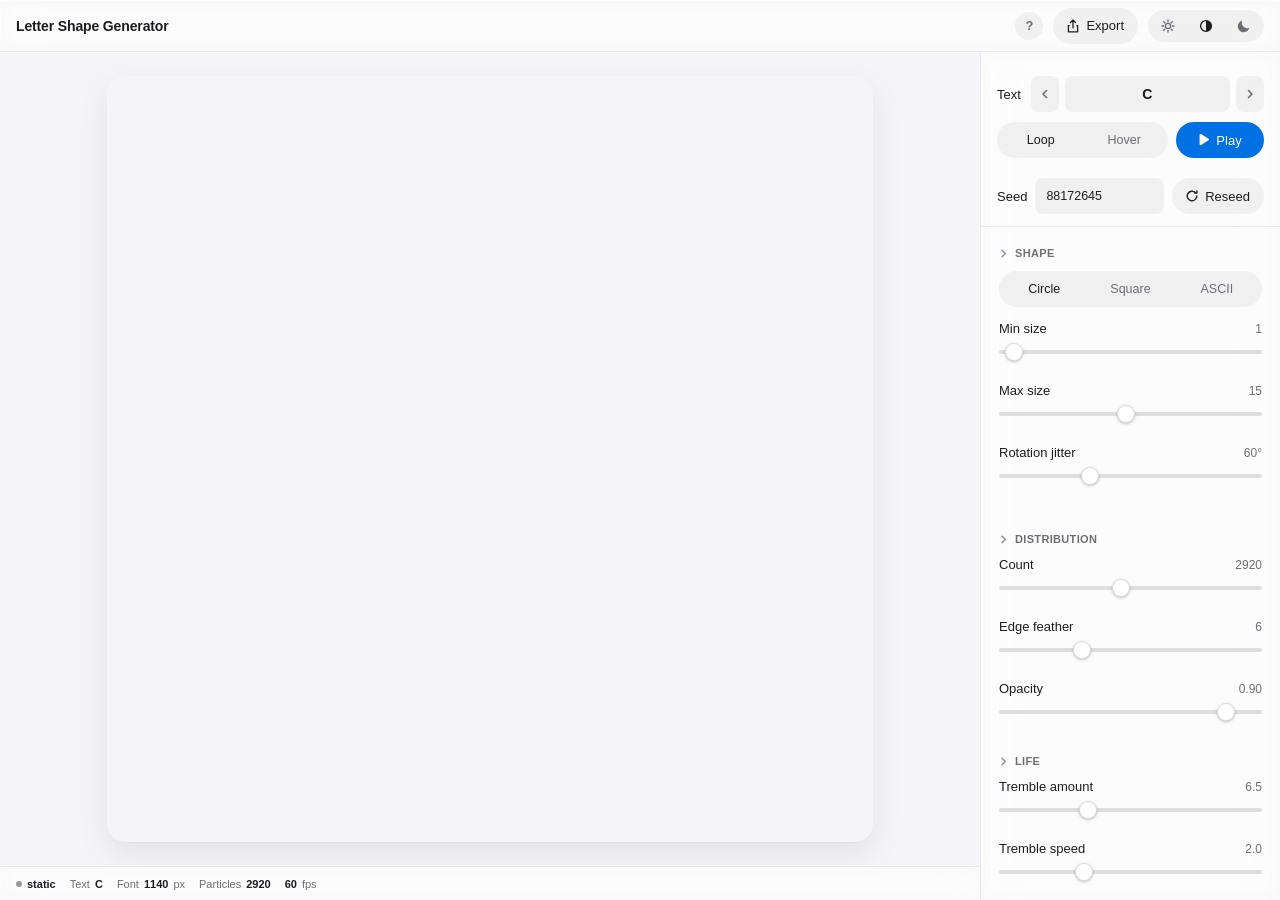
<file: _recovery/index.truncated-markup.html>
<!doctype html>
<html lang="en">
<head>
<meta charset="utf-8" />
<meta name="viewport" content="width=device-width,initial-scale=1" />
<title>Letter Shape Generator</title>
<style>
  /* ============================================================
     Theme tokens. Light is the base on :root; dark is defined
     twice: once behind prefers-color-scheme for the "auto" state
     (guarded so a manual light choice wins), once behind the
     manual [data-theme="dark"] attribute.
  ============================================================ */
  :root{
    --bg:#f5f5f7;
    --panel-bg:rgba(255,255,255,.72);
    --panel-bg-solid:#ffffff;
    --panel-border:rgba(0,0,0,.08);
    --text:#1d1d1f;
    --text-2:#6e6e73;
    --text-3:#98989d;
    --accent:#0071e3;
    --accent-ink:#ffffff;
    --divider:rgba(0,0,0,.08);
    --track:rgba(0,0,0,.12);
    --control-bg:rgba(0,0,0,.05);
    --control-bg-strong:rgba(0,0,0,.08);
    --thumb-bg:#ffffff;
    --thumb-border:rgba(0,0,0,.14);
    --scrim:rgba(0,0,0,.32);
    /* layered glass: crisp top highlight, faint side highlight,
       whisper of inner shadow. Restrained, not decorative. */
    --glass-edge:
      inset 0 1px 0 rgba(255,255,255,.65),
      inset 1px 0 0 rgba(255,255,255,.25),
      inset 0 0 18px rgba(0,0,0,.022);
    --r-lg:18px;
    --r-md:12px;
    --r-sm:8px;
    --r-pill:999px;
    --shadow-panel:0 1px 1px rgba(0,0,0,.03),0 12px 32px rgba(0,0,0,.08);
    --shadow-ctrl:0 1px 2px rgba(0,0,0,.14);
    --shadow-modal:0 2px 8px rgba(0,0,0,.08),0 24px 64px rgba(0,0,0,.22);
    --shadow-sheet:0 -8px 32px rgba(0,0,0,.14);
    /* motion tokens: 100ms tap feedback, 150ms hover shifts,
       240ms state changes, 300-500ms layout. Exits run ~75%. */
    --dur-tap:100ms;
    --dur-fast:150ms;
    --dur-med:240ms;
    --dur-layout:300ms;
    --ease-out-quart:cubic-bezier(0.25,1,0.5,1);
    --ease-out-quint:cubic-bezier(0.22,1,0.36,1);
    --ease-out-expo:cubic-bezier(0.16,1,0.3,1);
    --ease:var(--ease-out-quart);
    color-scheme:light;
  }
  @media (prefers-color-scheme: dark){
    :root:not([data-theme="light"]){
      --bg:#1d1d1f;
      --panel-bg:rgba(34,34,36,.68);
      --panel-bg-solid:#2c2c2e;
      --panel-border:rgba(255,255,255,.10);
      --text:#f5f5f7;
      --text-2:#a1a1a6;
      --text-3:#7c7c80;
      --accent:#0a84ff;
      --accent-ink:#ffffff;
      --divider:rgba(255,255,255,.10);
      --track:rgba(255,255,255,.16);
      --control-bg:rgba(255,255,255,.07);
      --control-bg-strong:rgba(255,255,255,.12);
      --thumb-bg:#d9d9de;
      --thumb-border:rgba(0,0,0,.3);
      --scrim:rgba(0,0,0,.55);
      --glass-edge:
        inset 0 1px 0 rgba(255,255,255,.09),
        inset 1px 0 0 rgba(255,255,255,.04),
        inset 0 0 18px rgba(0,0,0,.28);
      --shadow-panel:0 1px 1px rgba(0,0,0,.3),0 20px 44px rgba(0,0,0,.5);
      --shadow-ctrl:0 1px 2px rgba(0,0,0,.4);
      --shadow-modal:0 2px 8px rgba(0,0,0,.4),0 24px 64px rgba(0,0,0,.6);
      --shadow-sheet:0 -8px 32px rgba(0,0,0,.5);
      color-scheme:dark;
    }
  }
  :root[data-theme="dark"]{
    --bg:#1d1d1f;
    --panel-bg:rgba(34,34,36,.68);
    --panel-bg-solid:#2c2c2e;
    --panel-border:rgba(255,255,255,.10);
    --text:#f5f5f7;
    --text-2:#a1a1a6;
    --text-3:#7c7c80;
    --accent:#0a84ff;
    --accent-ink:#ffffff;
    --divider:rgba(255,255,255,.10);
    --track:rgba(255,255,255,.16);
    --control-bg:rgba(255,255,255,.07);
    --control-bg-strong:rgba(255,255,255,.12);
    --thumb-bg:#d9d9de;
    --thumb-border:rgba(0,0,0,.3);
    --scrim:rgba(0,0,0,.55);
    --glass-edge:
      inset 0 1px 0 rgba(255,255,255,.09),
      inset 1px 0 0 rgba(255,255,255,.04),
      inset 0 0 18px rgba(0,0,0,.28);
    --shadow-panel:0 1px 1px rgba(0,0,0,.3),0 20px 44px rgba(0,0,0,.5);
    --shadow-ctrl:0 1px 2px rgba(0,0,0,.4);
    --shadow-modal:0 2px 8px rgba(0,0,0,.4),0 24px 64px rgba(0,0,0,.6);
    --shadow-sheet:0 -8px 32px rgba(0,0,0,.5);
    color-scheme:dark;
  }

  *{box-sizing:border-box;}
  [hidden]{display:none !important;}
  html,body{height:100%;}
  body{
    margin:0;
    background:var(--bg);
    color:var(--text);
    font-family:-apple-system,BlinkMacSystemFont,"SF Pro Display","SF Pro Text","Helvetica Neue","PingFang SC",Arial,sans-serif;
    font-size:13px;
    -webkit-font-smoothing:antialiased;
    overflow:hidden;
  }
  button,input,textarea{font-family:inherit;font-size:inherit;color:inherit;}
  button{cursor:pointer;}
  svg{display:block;}

  :focus-visible{
    outline:2px solid var(--accent);
    outline-offset:2px;
    border-radius:var(--r-sm);
  }
  .seg button:focus-visible,.theme-seg button:focus-visible,.btn:focus-visible,
  .swatch:focus-visible,.swatch-add:focus-visible,.bg-swatch:focus-visible,.swatch-x:focus-visible,
  .copy-btn:focus-visible,.modal-close:focus-visible,.look-chip:focus-visible,
  .icon-btn:focus-visible,.wseg button:focus-visible{
    border-radius:var(--r-pill);
  }

  /* ============================================================
     Entrance (the one hero moment, plays once on load).
     Pure CSS keyframes with backwards fill: content is visible by
     default; the animation only decorates the first paint.
  ============================================================ */
  @keyframes rise-in{from{opacity:0;transform:translateY(10px)}}
  @keyframes fade-in-kf{from{opacity:0}}
  @keyframes scale-in{from{opacity:0;transform:scale(.98)}}
  @keyframes pop-in{from{opacity:0;transform:scale(0)}}
  @keyframes val-flash{from{color:var(--accent)}}

  .panel-pinned{animation:rise-in 270ms var(--ease-out-quint) backwards;}
  .panel-scroll .group{
    animation:rise-in 270ms var(--ease-out-quint) backwards;
    animation-delay:calc(min(var(--i,0),5)*45ms);
  }
  .topbar{animation:fade-in-kf 300ms var(--ease-out-quart) backwards;}
  .statusbar{animation:fade-in-kf 300ms var(--ease-out-quart) 120ms backwards;}
  .canvas-stage canvas{animation:scale-in 450ms var(--ease-out-quint) 60ms backwards;}

  .fade-swap{animation:fade-in-kf 160ms var(--ease-out-quart);}
  .val-flash{animation:val-flash 300ms var(--ease-out-quart);}

  .app{height:100dvh;display:flex;flex-direction:column;}

  /* ---------- topbar ---------- */
  .topbar{
    height:52px;flex:0 0 auto;
    display:flex;align-items:center;justify-content:space-between;gap:12px;
    padding:0 16px;
    background:var(--panel-bg);
    backdrop-filter:blur(20px) saturate(180%);
    -webkit-backdrop-filter:blur(20px) saturate(180%);
    border-bottom:1px solid var(--panel-border);
    box-shadow:var(--glass-edge);
  }
  @supports not ((backdrop-filter:blur(1px)) or (-webkit-backdrop-filter:blur(1px))){
    .topbar,.panel,.statusbar,.modal-backdrop,.modal,.kbd-pop,.swatch-pop{background:var(--panel-bg-solid);}
  }
  .topbar h1{
    font-size:14px;font-weight:600;margin:0;letter-spacing:-.01em;
    min-width:0;white-space:nowrap;overflow:hidden;text-overflow:ellipsis;
  }
  .topbar-actions{display:flex;align-items:center;gap:10px;flex:0 0 auto;}

  .btn-compact{min-height:30px;padding:5px 12px;font-size:12.5px;}

  .icon-btn{
    position:relative;
    width:28px;height:28px;border:0;border-radius:50%;
    background:var(--control-bg);color:var(--text-2);
    display:flex;align-items:center;justify-content:center;
    font-size:13px;font-weight:600;
    transition:background var(--dur-fast) var(--ease),color var(--dur-fast) var(--ease),transform var(--dur-tap) var(--ease);
  }
  .icon-btn::before{content:"";position:absolute;inset:-8px;border-radius:50%;}
  .icon-btn:hover{background:var(--control-bg-strong);color:var(--text);}
  .icon-btn:active{transform:scale(.92);}

  .theme-seg{
    position:relative;
    display:flex;background:var(--control-bg);border-radius:var(--r-pill);padding:2px;gap:2px;flex:0 0 auto;
  }
  .theme-seg button{
    position:relative;z-index:1;
    border:0;background:transparent;color:var(--text-2);
    width:36px;height:28px;border-radius:var(--r-pill);
    display:flex;align-items:center;justify-content:center;
    transition:color var(--dur-fast) var(--ease),transform var(--dur-tap) var(--ease);
  }
  /* expanded hot zone: full topbar height is tappable */
  .theme-seg button::before{content:"";position:absolute;inset:-10px 0;}
  .theme-seg button.active{color:var(--text);}
  .theme-seg button:hover:not(.active){color:var(--text);}
  .theme-seg button:active{transform:scale(.94);}

  /* sliding active-pill indicator shared by all segmented controls */
  .seg-ind{
    position:absolute;left:0;top:0;opacity:0;z-index:0;
    background:var(--panel-bg-solid);
    border-radius:var(--r-pill);
    box-shadow:var(--shadow-ctrl);
    transition:transform var(--dur-med) var(--ease-out-quint),opacity var(--dur-fast) var(--ease-out-quart);
    will-change:transform;
  }
  .seg-ind.no-anim{transition:none;}

  /* ---------- keyboard shortcuts popover ---------- */
  .kbd-pop{
    position:fixed;top:58px;right:12px;z-index:45;
    width:236px;
    background:var(--panel-bg);
    backdrop-filter:blur(24px) saturate(180%);
    -webkit-backdrop-filter:blur(24px) saturate(180%);
    border:1px solid var(--panel-border);
    border-radius:var(--r-md);
    box-shadow:var(--glass-edge),var(--shadow-modal);
    padding:10px 12px;
  }
  .kbd-row{
    display:flex;align-items:center;justify-content:space-between;gap:10px;
    padding:5px 0;font-size:12px;color:var(--text);
  }
  .kbd-row + .kbd-row{border-top:1px solid var(--divider);}
  kbd{
    font-family:inherit;font-size:11px;font-variant-numeric:tabular-nums;
    color:var(--text-2);
    background:var(--control-bg);
    border:1px solid var(--panel-border);
    border-radius:5px;
    padding:1.5px 6px;
    white-space:nowrap;
  }

  /* ---------- body: canvas left, inspector panel RIGHT ---------- */
  .body{flex:1 1 auto;display:flex;min-height:0;}

  .panel{
    position:relative;
    width:300px;min-width:180px;max-width:560px;
    flex:0 0 auto;
    display:flex;flex-direction:column;
    background:var(--panel-bg);
    backdrop-filter:blur(20px) saturate(180%);
    -webkit-backdrop-filter:blur(20px) saturate(180%);
    border-left:1px solid var(--panel-border);
    box-shadow:var(--glass-edge);
    min-height:0;
  }
  .panel-pinned{
    flex:0 0 auto;
    display:flex;flex-direction:column;gap:10px;
    padding:12px 16px;
    border-bottom:1px solid var(--divider);
  }
  .panel-scroll{
    flex:1 1 auto;min-height:0;
    overflow-y:auto;
    padding:10px 16px 44px;
  }
  .panel-scroll::-webkit-scrollbar{width:8px;}
  .panel-scroll::-webkit-scrollbar-thumb{background:var(--control-bg-strong);border-radius:var(--r-pill);}

  /* resize handle sits on the panel's LEFT edge now */
  .rhandle{
    position:absolute;top:0;left:0;width:10px;height:100%;
    cursor:col-resize;z-index:5;touch-action:none;
  }
  .rhandle::after{
    content:"";position:absolute;top:0;left:0;width:3px;height:100%;
    background:transparent;transition:background var(--dur-fast) var(--ease);
  }
  .rhandle:hover::after,.rhandle.active::after{background:var(--accent);opacity:.55;}

  /* mobile bottom-sheet grip (hidden on desktop) */
  .sheet-grip{
    display:none;
    position:relative;
    border:0;background:transparent;
    height:22px;flex:0 0 auto;
    align-items:center;justify-content:center;
    touch-action:none;
  }
  .sheet-grip::before{content:"";position:absolute;inset:-12px 0;}
  .sheet-grip span{
    width:36px;height:5px;border-radius:var(--r-pill);
    background:var(--track);
    transition:background var(--dur-fast) var(--ease);
  }
  .sheet-grip:hover span,.sheet-grip:active span{background:var(--text-3);}

  /* ---------- looks (one-tap presets) ---------- */
  .looks-row{
    display:flex;gap:6px;align-items:center;
    overflow-x:auto;
    padding-bottom:2px;
    scrollbar-width:none;
  }
  .looks-row::-webkit-scrollbar{display:none;}
  .look-chip{
    position:relative;
    flex:0 0 auto;
    border:0;border-radius:var(--r-pill);
    background:var(--control-bg);color:var(--text);
    min-height:26px;padding:4px 11px;
    font-size:12px;font-weight:500;white-space:nowrap;
    display:flex;align-items:center;gap:5px;
    transition:background var(--dur-fast) var(--ease),transform var(--dur-tap) var(--ease);
  }
  .look-chip::before{content:"";position:absolute;inset:-9px 0;}
  .look-chip:hover{background:var(--control-bg-strong);}
  .look-chip:active{transform:scale(.96);}
  .look-save{
    background:transparent;
    border:1px dashed var(--text-3);color:var(--text-2);
  }
  .look-save:hover{border-color:var(--accent);color:var(--accent);background:transparent;}
  .look-del{
    display:inline-flex;align-items:center;justify-content:center;
    width:14px;height:14px;margin-right:-4px;
    border-radius:50%;
    color:var(--text-3);
    font-size:12px;line-height:1;
    opacity:0;
    transition:opacity var(--dur-fast) var(--ease),color var(--dur-fast) var(--ease);
  }
  .look-chip:hover .look-del,.look-chip:focus-visible .look-del{opacity:1;}
  .look-del:hover{color:var(--text);}
  .look-name-input{
    flex:0 0 auto;
    width:110px;min-height:26px;padding:3px 10px;
    font-size:12px;
    border-radius:var(--r-pill);
  }

  /* ---------- pinned quick rows ---------- */
  .quick-row{display:flex;align-items:center;gap:8px;}
  .quick-row .seg{flex:1;min-width:0;}
  .quick-row label{font-size:13px;color:var(--text);flex:0 0 auto;}

  /* ---------- collapsible groups ---------- */
  .group{margin-bottom:4px;}
  .group-head{
    width:100%;min-height:32px;
    display:flex;align-items:center;gap:7px;
    border:0;background:transparent;
    padding:8px 2px;
    font-size:11px;font-weight:600;color:var(--text-2);
    letter-spacing:.03em;text-transform:uppercase;
    border-radius:var(--r-sm);
    transition:color var(--dur-fast) var(--ease);
  }
  .group-head:hover{color:var(--text);}
  .group-head .chev{
    color:var(--text-3);flex:0 0 auto;
    transition:transform var(--dur-med) var(--ease-out-quint);
  }
  .group.open .group-head .chev{transform:rotate(90deg);}
  .group-body{padding:2px 2px 12px;}
  .hint{font-size:12px;color:var(--text-2);line-height:1.5;margin:8px 2px 2px;}

  /* collapsible blocks: grid-rows trick, no layout-property animation */
  .collapse{
    display:grid;grid-template-rows:1fr;
    transition:grid-template-rows var(--dur-layout) var(--ease-out-quint),opacity var(--dur-med) var(--ease-out-quart);
  }
  .collapse-inner{min-height:0;overflow:hidden;padding:4px;margin:-4px;}
  .collapse.collapsed{grid-template-rows:0fr;opacity:0;pointer-events:none;}

  /* slider control: label + value on top line, full-width slider below */
  .ctl{margin-bottom:14px;}
  .ctl:last-child{margin-bottom:0;}
  .ctl-head{display:flex;align-items:baseline;justify-content:space-between;gap:8px;margin-bottom:2px;}
  .ctl-head label{font-size:13px;color:var(--text);}
  .ctl-head .val{font-size:12px;color:var(--text-2);font-variant-numeric:tabular-nums;}

  input[type="range"]{
    -webkit-appearance:none;appearance:none;
    width:100%;height:28px;margin:0;background:transparent;cursor:pointer;
  }
  input[type="range"]::-webkit-slider-runnable-track{
    height:4px;border-radius:var(--r-pill);background:var(--track);
  }
  input[type="range"]::-webkit-slider-thumb{
    -webkit-appearance:none;appearance:none;
    width:18px;height:18px;border-radius:50%;
    background:var(--thumb-bg);border:.5px solid var(--thumb-border);
    box-shadow:0 1px 3px rgba(0,0,0,.25);
    margin-top:-7px;
    transition:transform var(--dur-tap) var(--ease);
  }
  input[type="range"]:hover::-webkit-slider-thumb{transform:scale(1.06);}
  input[type="range"]:active::-webkit-slider-thumb{transform:scale(1.18);}
  input[type="range"]::-moz-range-track{height:4px;border-radius:var(--r-pill);background:var(--track);}
  input[type="range"]::-moz-range-thumb{
    width:18px;height:18px;border-radius:50%;
    background:var(--thumb-bg);border:.5px solid var(--thumb-border);
    box-shadow:0 1px 3px rgba(0,0,0,.25);
    transition:transform var(--dur-tap) var(--ease);
  }
  input[type="range"]:hover::-moz-range-thumb{transform:scale(1.06);}
  input[type="range"]:active::-moz-range-thumb{transform:scale(1.18);}
  input[type="range"]:focus-visible{outline-offset:0;}

  .row{display:flex;align-items:center;justify-content:space-between;gap:10px;margin-bottom:12px;}
  .row:last-child{margin-bottom:0;}
  .row label{font-size:13px;color:var(--text);flex:0 0 auto;}

  .text-field{
    background:var(--control-bg);
    border:1px solid transparent;
    border-radius:var(--r-sm);
    padding:8px 10px;
    min-height:36px;
    font-size:13px;color:var(--text);
    outline:none;
    transition:border-color var(--dur-fast) var(--ease),box-shadow var(--dur-fast) var(--ease);
  }
  .text-field:focus{border-color:var(--accent);box-shadow:0 0 0 3px color-mix(in srgb, var(--accent) 22%, transparent);}
  textarea.text-field{width:100%;resize:vertical;line-height:1.5;min-height:64px;}

  .stepper{display:flex;align-items:center;gap:6px;flex:1;min-width:0;}
  /* single character: centered; longer text: left-aligned for readability */
  .stepper .text-field{flex:1;min-width:0;text-align:center;font-weight:600;font-size:14px;}
  .stepper.multi .text-field{text-align:left;font-weight:500;font-size:13px;}
  .step-btn{
    width:28px;height:36px;flex:0 0 auto;border:0;border-radius:var(--r-sm);
    background:var(--control-bg);color:var(--text-2);
    display:flex;align-items:center;justify-content:center;
    transition:background var(--dur-fast) var(--ease),color var(--dur-fast) var(--ease),transform var(--dur-tap) var(--ease),opacity var(--dur-fast) var(--ease);
  }
  .step-btn:hover:not(:disabled){background:var(--control-bg-strong);color:var(--text);}
  .step-btn:active:not(:disabled){transform:scale(.94);}
  .step-btn:disabled{opacity:.35;cursor:default;}

  .seed-field{
    flex:1;min-width:0;
    font-variant-numeric:tabular-nums;
    text-align:left;font-size:12.5px;
  }

  .seg{
    position:relative;
    display:flex;background:var(--control-bg);border-radius:var(--r-pill);padding:3px;gap:2px;
  }
  .seg button{
    position:relative;z-index:1;
    flex:1;border:0;background:transparent;color:var(--text-2);
    min-height:30px;padding:5px 4px;border-radius:var(--r-pill);
    font-size:12.5px;font-weight:500;white-space:nowrap;
    transition:color var(--dur-fast) var(--ease),transform var(--dur-tap) var(--ease);
  }
  .seg button.active{color:var(--text);}
  .seg button:hover:not(.active){color:var(--text);}
  .seg button:active{transform:scale(.97);}
  .seg-small button{min-height:24px;font-size:12px;padding:3px 4px;}

  /* ---------- color swatches: click = edit, corner x = delete ---------- */
  .swatches{display:flex;flex-wrap:wrap;gap:9px;align-items:center;min-height:34px;}
  .swatch-wrap{position:relative;display:flex;align-items:center;}
  .swatch{
    position:relative;
    /* weight (1-5) nudges the dot size so the mix reads at a glance */
    width:calc(20px + var(--w,2)*2px);
    height:calc(20px + var(--w,2)*2px);
    border-radius:50%;
    border:1px solid rgba(0,0,0,.14);padding:0;
    transition:transform var(--dur-tap) var(--ease),box-shadow var(--dur-fast) var(--ease);
  }
  .swatch::before{content:"";position:absolute;inset:-7px;border-radius:50%;}
  .swatch:hover{transform:scale(1.08);}
  .swatch:active{transform:scale(.95);}
  .swatch.editing{box-shadow:0 0 0 2px var(--panel-bg-solid),0 0 0 4px var(--accent);}
  .swatch.pop-in{animation:pop-in 180ms var(--ease-out-quint);}
  .swatch-x{
    position:absolute;top:-5px;right:-5px;z-index:2;
    width:16px;height:16px;border:0;border-radius:50%;
    background:var(--text);color:var(--panel-bg-solid);
    font-size:11px;line-height:1;padding:0;
    display:flex;align-items:center;justify-content:center;
    opacity:0;transform:scale(.6);
    transition:opacity var(--dur-fast) var(--ease),transform var(--dur-fast) var(--ease);
  }
  .swatch-x::before{content:"";position:absolute;inset:-7px;border-radius:50%;}
  .swatch-wrap:hover .swatch-x,.swatch-wrap:focus-within .swatch-x{opacity:1;transform:none;}
  .swatch-add{
    position:relative;width:28px;height:28px;border-radius:50%;
    border:1px dashed var(--text-3);background:transparent;color:var(--text-2);
    display:flex;align-items:center;justify-content:center;line-height:1;padding:0;
    transition:border-color var(--dur-fast) var(--ease),color var(--dur-fast) var(--ease),transform var(--dur-tap) var(--ease);
  }
  .swatch-add::before{content:"";position:absolute;inset:-8px;border-radius:50%;}
  .swatch-add:hover{border-color:var(--accent);color:var(--accent);}
  .swatch-add:active{transform:scale(.93);}

  /* swatch editor popover (fixed so overflow:hidden can't clip it) */
  .swatch-pop{
    position:fixed;z-index:46;
    display:flex;align-items:center;gap:10px;
    background:var(--panel-bg);
    backdrop-filter:blur(24px) saturate(180%);
    -webkit-backdrop-filter:blur(24px) saturate(180%);
    border:1px solid var(--panel-border);
    border-radius:var(--r-pill);
    box-shadow:var(--glass-edge),var(--shadow-modal);
    padding:7px 10px;
  }
  .wseg{
    display:flex;gap:2px;
    background:var(--control-bg);border-radius:var(--r-pill);padding:2px;
  }
  .wseg button{
    width:24px;height:24px;border:0;border-radius:var(--r-pill);
    background:transparent;color:var(--text-2);
    font-size:11px;font-weight:600;font-variant-numeric:tabular-nums;
    display:flex;align-items:center;justify-content:center;
    transition:background var(--dur-fast) var(--ease),color var(--dur-fast) var(--ease),transform var(--dur-tap) var(--ease);
  }
  .wseg button.active{background:var(--panel-bg-solid);color:var(--text);box-shadow:var(--shadow-ctrl);}
  .wseg button:active{transform:scale(.94);}
  .pop-x{width:24px;height:24px;font-size:12px;}

  .bg-swatch{
    position:relative;width:28px;height:28px;border-radius:50%;
    border:1px solid rgba(0,0,0,.14);padding:0;
    transition:transform var(--dur-tap) var(--ease),box-shadow var(--dur-fast) var(--ease);
  }
  .bg-swatch::before{content:"";position:absolute;inset:-8px;border-radius:50%;}
  .bg-swatch:hover{transform:scale(1.1);}
  .bg-swatch:active{transform:scale(.95);}
  .bg-swatch.selected{box-shadow:0 0 0 2px var(--panel-bg-solid),0 0 0 4px var(--accent);}

  .btn{
    border:0;border-radius:var(--r-pill);
    min-height:36px;padding:8px 14px;
    font-size:13px;font-weight:500;
    display:flex;align-items:center;justify-content:center;gap:7px;
    transition:transform var(--dur-tap) var(--ease),opacity var(--dur-fast) var(--ease),background var(--dur-fast) var(--ease);
  }
  .btn:active{transform:scale(.97);}
  .btn-primary{background:var(--accent);color:var(--accent-ink);}
  .btn-primary:hover{opacity:.9;}
  .btn-ghost{background:var(--control-bg);color:var(--text);}
  .btn-ghost:hover{background:var(--control-bg-strong);}
  .btn.is-hidden{opacity:0;transform:scale(.96);pointer-events:none;}
  .btn:disabled{opacity:.45;cursor:default;pointer-events:none;}

  .icon-swap{display:inline-grid;place-items:center;}
  .icon-swap svg{grid-area:1/1;transition:opacity var(--dur-fast) var(--ease),transform var(--dur-fast) var(--ease);}
  #pauseIcon{opacity:0;transform:scale(.6);}
  #playBtn.playing #pauseIcon{opacity:1;transform:none;}
  #playBtn.playing #playIcon{opacity:0;transform:scale(.6);}

  .color-input-wrap{display:flex;align-items:center;gap:10px;margin-top:12px;}
  input[type="color"]{
    -webkit-appearance:none;appearance:none;
    width:28px;height:28px;border:0;border-radius:50%;
    padding:0;background:transparent;overflow:hidden;cursor:pointer;
  }
  input[type="color"]::-webkit-color-swatch-wrapper{padding:0;}
  input[type="color"]::-webkit-color-swatch{border:1px solid rgba(0,0,0,.14);border-radius:50%;}
  input[type="color"]::-moz-color-swatch{border:1px solid rgba(0,0,0,.14);border-radius:50%;}
  .hexlabel{font-size:12px;color:var(--text-2);font-variant-numeric:tabular-nums;letter-spacing:.02em;}

  /* ---------- canvas area ---------- */
  .canvas-wrap{flex:1 1 auto;display:flex;flex-direction:column;min-width:0;position:relative;}
  .canvas-stage{flex:1 1 auto;display:flex;align-items:center;justify-content:center;min-height:0;padding:24px;}
  canvas{
    max-width:100%;max-height:100%;
    border-radius:var(--r-lg);
    box-shadow:var(--shadow-panel);
    touch-action:none;
  }

  .statusbar{
    flex:0 0 auto;min-height:34px;
    display:flex;align-items:center;flex-wrap:wrap;gap:6px 14px;
    padding:4px 16px;
    font-size:11px;color:var(--text-2);
    font-variant-numeric:tabular-nums;
    border-top:1px solid var(--divider);
    background:var(--panel-bg);
    backdrop-filter:blur(20px) saturate(180%);
    -webkit-backdrop-filter:blur(20px) saturate(180%);
    box-shadow:var(--glass-edge);
  }
  .statusbar b{color:var(--text);font-weight:600;}
  .statusbar .cell{display:flex;align-items:center;gap:5px;white-space:nowrap;}
  .statusbar #textLabel{
    display:inline-block;max-width:10em;overflow:hidden;text-overflow:ellipsis;
    white-space:nowrap;vertical-align:bottom;
  }
  .statusbar .dot{
    display:inline-block;width:6px;height:6px;border-radius:50%;
    background:var(--text-3);
    transition:background var(--dur-fast) var(--ease);
  }
  .statusbar .dot.playing{background:var(--accent);}

  /* ---------- export modal ---------- */
  .modal-backdrop{
    position:fixed;inset:0;z-index:50;
    display:flex;align-items:center;justify-content:center;
    padding:24px;
    background:var(--scrim);
    backdrop-filter:blur(12px) saturate(140%);
    -webkit-backdrop-filter:blur(12px) saturate(140%);
    opacity:0;
    transition:opacity 200ms var(--ease-out-quart);
  }
  .modal-backdrop.open{opacity:1;}
  .modal-backdrop.closing{transition-duration:150ms;}
  .modal{
    /* rigid frame: dimensions never follow content; the code pane
       is the only scroll container */
    width:min(640px,100%);
    height:min(72vh,100%);
    display:flex;flex-direction:column;gap:10px;
    background:var(--panel-bg);
    backdrop-filter:blur(28px) saturate(180%);
    -webkit-backdrop-filter:blur(28px) saturate(180%);
    border:1px solid var(--panel-border);
    border-radius:var(--r-lg);
    box-shadow:var(--glass-edge),var(--shadow-modal);
    padding:14px;
    opacity:0;transform:scale(.96);
    transition:opacity 250ms var(--ease-out-expo),transform 250ms var(--ease-out-expo);
  }
  .modal-backdrop.open .modal{opacity:1;transform:none;}
  .modal-backdrop.closing .modal{transition-duration:180ms;}
  .modal-head{display:flex;align-items:center;justify-content:space-between;gap:10px;}
  .modal-head h3{font-size:14px;font-weight:600;margin:0;letter-spacing:-.01em;}
  .modal-close{
    position:relative;
    width:24px;height:24px;border:0;border-radius:50%;
    background:var(--control-bg);color:var(--text-2);
    display:flex;align-items:center;justify-content:center;
    transition:background var(--dur-fast) var(--ease),color var(--dur-fast) var(--ease),transform var(--dur-tap) var(--ease);
  }
  .modal-close::before{content:"";position:absolute;inset:-10px;border-radius:50%;}
  .modal-close:hover{background:var(--control-bg-strong);color:var(--text);}
  .modal-close:active{transform:scale(.92);}
  #codeSection{display:flex;flex-direction:column;gap:10px;flex:1;min-height:0;}
  .codewrap{position:relative;flex:1;min-height:0;}
  .codewrap pre{
    margin:0;height:100%;min-height:160px;
    overflow:auto;
    background:var(--control-bg);
    border-radius:var(--r-md);
    padding:12px 14px;
    font-family:ui-monospace,"SF Mono",Menlo,Consolas,monospace;
    font-size:11.5px;line-height:1.5;
    tab-size:2;white-space:pre;
    font-variant-numeric:tabular-nums;
  }
  .copy-btn{
    position:absolute;top:8px;right:8px;
    min-height:24px;padding:3px 10px;
    border:1px solid var(--panel-border);border-radius:var(--r-pill);
    background:var(--panel-bg-solid);color:var(--text);
    font-size:11.5px;font-weight:500;
    box-shadow:var(--shadow-ctrl);
    display:inline-grid;place-items:center;
    transition:transform var(--dur-tap) var(--ease),background var(--dur-fast) var(--ease);
  }
  .copy-btn:hover{background:var(--control-bg-strong);}
  .copy-btn:active{transform:scale(.96);}
  .copy-face{grid-area:1/1;transition:opacity var(--dur-fast) var(--ease);}
  .copy-done{opacity:0;}
  .copy-btn.copied .copy-idle{opacity:0;}
  .copy-btn.copied .copy-done{opacity:1;}
  .media-list{
    display:flex;flex-direction:column;justify-content:center;
    flex:1;min-height:0;overflow-y:auto;
    padding:2px 2px 4px;
  }
  .media-row{display:flex;align-items:center;justify-content:space-between;gap:12px;padding:11px 2px;}
  .media-row + .media-row{border-top:1px solid var(--divider);}
  .media-info{display:flex;flex-direction:column;gap:2px;min-width:0;}
  .media-info b{font-size:13px;font-weight:600;}
  .media-desc{font-size:11.5px;color:var(--text-2);font-variant-numeric:tabular-nums;}
  .media-btn{min-width:118px;font-variant-numeric:tabular-nums;}

  @media (prefers-reduced-motion: reduce){
    *,*::before,*::after{
      transition-duration:.001ms !important;
      animation-duration:.001ms !important;
      animation-delay:0ms !important;
    }
  }

  /* ============================================================
     Mobile: canvas fills the screen, the panel becomes a bottom
     sheet with three detents (peek / half / full), dragged by the
     grip. Same rigid-glass treatment as the export sheet.
  ============================================================ */
  @media (max-width: 767px){
    .body{display:block;position:relative;}
    .canvas-wrap{height:100%;}
    .canvas-stage{padding:12px 12px calc(var(--sheet-peek,216px) + 12px);}
    .statusbar{
      order:-1;
      border-top:0;border-bottom:1px solid var(--divider);
    }
    .panel{
      position:fixed;left:0;right:0;bottom:0;z-index:40;
      width:100% !important;min-width:0;max-width:none;
      height:var(--sheet-full,80dvh);
      border-left:0;border-top:1px solid var(--panel-border);
      border-radius:16px 16px 0 0;
      box-shadow:var(--glass-edge),var(--shadow-sheet);
      transform:translateY(var(--sheet-offset,0px));
      will-change:transform;
    }
    .panel.snap{transition:transform var(--dur-layout) var(--ease-out-quint);}
    .rhandle{display:none;}
    .sheet-grip{display:flex;}
    .panel-pinned{padding:2px 14px 12px;}
    .panel-scroll{padding:10px 14px 44px;}
    .topbar{padding:0 12px;}
    .statusbar{padding:4px 12px;}
    /* export modal: near-fullscreen bottom sheet, same rigid-frame rule */
    .modal-backdrop{padding:10px;align-items:flex-end;}
    .modal{width:100%;max-width:none;height:min(94dvh,100%);}
    .kbd-pop{right:10px;}
  }
</style>
</head>
<body>
<div class="app">

  <header class="topbar">
    <h1>Letter Shape Generator</h1>
    <div class="topbar-actions">
      <button type="button" class="icon-btn" id="helpBtn" aria-label="Keyboard shortcuts" title="Keyboard shortcuts">?</button>
      <button type="button" class="btn btn-ghost btn-compact" id="exportBtn">
        <svg width="12" height="14" viewBox="0 0 12 14" fill="none" stroke="currentColor" stroke-width="1.3" stroke-linecap="round" stroke-linejoin="round" aria-hidden="true">
          <path d="M6 1.2v7.6"/>
          <path d="M3.4 3.6 6 1.2l2.6 2.4"/>
          <path d="M2.2 6.6H1.4v6.2h9.2V6.6h-.8"/>
        </svg>
        Export
      </button>
      <div class="theme-seg" id="themeSeg" role="group" aria-label="Theme">
        <button type="button" data-theme-btn="light" aria-label="Light" title="Light">
          <svg width="14" height="14" viewBox="0 0 14 14" fill="none" stroke="currentColor" stroke-width="1.4" stroke-linecap="round" aria-hidden="true">
            <circle cx="7" cy="7" r="2.6"/>
            <path d="M7 .9v1.6M7 11.5v1.6M.9 7h1.6M11.5 7h1.6M2.7 2.7l1.1 1.1M10.2 10.2l1.1 1.1M11.3 2.7l-1.1 1.1M3.8 10.2l-1.1 1.1"/>
          </svg>
        </button>
        <button type="button" data-theme-btn="auto" class="active" aria-label="System" title="System">
          <svg width="14" height="14" viewBox="0 0 14 14" fill="none" aria-hidden="true">
            <circle cx="7" cy="7" r="5.4" stroke="currentColor" stroke-width="1.4"/>
            <path d="M7 1.6A5.4 5.4 0 0 1 7 12.4Z" fill="currentColor"/>
          </svg>
        </button>
        <button type="button" data-theme-btn="dark" aria-label="Dark" title="Dark">
          <svg width="14" height="14" viewBox="0 0 14 14" fill="currentColor" aria-hidden="true">
            <path d="M11.8 8.9A5.3 5.3 0 0 1 5.1 2.2a.35.35 0 0 0-.46-.43 5.9 5.9 0 1 0 7.6 7.6.35.35 0 0 0-.44-.47Z"/>
          </svg>
        </button>
      </div>
    </div>
  </header>

  <div class="body">
    <main class="canvas-wrap">
      <div class="canvas-stage">
        <canvas id="c" width="1200" height="1200" aria-label="Particle text preview" role="img"></canvas>
      </div>
      <div class="statusbar">
        <span class="cell"><span class="dot" id="stateDot"></span><b id="stateLabel">static</b></span>
        <span class="cell">Text <b id="textLabel">C</b></span>
        <span class="cell">Font <b id="fontLabel">1140</b> px</span>
        <span class="cell">Particles <b id="countLabel">2920</b></span>
        <span class="cell"><b id="fpsLabel">60</b> fps</span>
      </div>
    </main>

    <aside class="panel" id="panel" aria-label="Parameters">
      <div class="rhandle" id="rhandle" title="Drag to resize the panel" aria-hidden="true"></div>
      <button type="button" class="sheet-grip" id="sheetGrip" aria-label="Resize panel sheet"><span></span></button>

      <div class="panel-pinned">
        <div class="looks-row" id="looksRow" aria-label="Looks"></div>
        <div class="row" style="margin-bottom:0">
          <label for="letterInput">Text</label>
          <div class="stepper" id="textStepper">
            <button type="button" class="step-btn" id="letterPrev" aria-label="Previous character" title="Previous character (Down)">
              <svg width="10" height="10" viewBox="0 0 10 10" fill="none" stroke="currentColor" stroke-width="1.6" stroke-linecap="round" stroke-linejoin="round" aria-hidden="true"><path d="M6.5 1.5 3 5l3.5 3.5"/></svg>
            </button>
            <input class="text-field" id="letterInput" maxlength="40" value="C" autocomplete="off" spellcheck="false" aria-label="Text, up to 40 characters" />
            <button type="button" class="step-btn" id="letterNext" aria-label="Next character" title="Next character (Up)">
              <svg width="10" height="10" viewBox="0 0 10 10" fill="none" stroke="currentColor" stroke-width="1.6" stroke-linecap="round" stroke-linejoin="round" aria-hidden="true"><path d="M3.5 1.5 7 5 3.5 8.5"/></svg>
            </button>
          </div>
        </div>
        <div class="quick-row">
          <div class="seg" id="modeSeg" role="group" aria-label="Interaction mode">
            <button type="button" data-mode="loop" class="active">Loop</button>
            <button type="button" data-mode="hover">Hover</button>
          </div>
          <button class="btn btn-primary btn-compact" id="playBtn" aria-pressed="false" title="Play (Space)" style="min-width:88px">
            <span class="icon-swap" aria-hidden="true">
              <svg id="playIcon" width="11" height="12" viewBox="0 0 11 12" fill="currentColor"><path d="M1.6.9a1 1 0 0 1 1.5-.86l7.4 4.6a1 1 0 0 1 0 1.72l-7.4 4.6A1 1 0 0 1 1.6 10.1Z"/></svg>
              <svg id="pauseIcon" width="10" height="12" viewBox="0 0 10 12" fill="currentColor"><rect x="0.5" y="0.5" width="3.2" height="11" rx="1.1"/><rect x="6.3" y="0.5" width="3.2" height="11" rx="1.1"/></svg>
            </span>
            <span id="playLabel">Play</span>
          </button>
        </div>
        <div class="collapse collapsed" id="hoverHintWrap">
          <div class="collapse-inner">
            <p class="hint" style="margin-top:0">Hover the canvas to gather the text; move away to scatter. On touch, press and hold.</p>
          </div>
        </div>
        <div class="quick-row">
          <label for="seedInput">Seed</label>
          <input class="text-field seed-field" id="seedInput" inputmode="numeric" autocomplete="off" spellcheck="false" value="88172645" aria-label="Random seed, press Enter to apply" title="Seed (Up / Down to step)" />
          <button class="btn btn-ghost btn-compact" id="reseedBtn" title="New random seed">
            <svg width="12" height="12" viewBox="0 0 12 12" fill="none" stroke="currentColor" stroke-width="1.4" stroke-linecap="round" stroke-linejoin="round" aria-hidden="true">
              <path d="M10.8 6a4.8 4.8 0 1 1-1.4-3.4"/>
              <path d="M10.9 .9v2.2H8.7"/>
            </svg>
            Reseed
          </button>
        </div>
      </div>

      <div class="panel-scroll" id="panelScroll">

        <section class="group" style="--i:1" data-group="shape">
          <button type="button" class="group-head" aria-expanded="true" aria-controls="shapeBody">
            <svg class="chev" width="9" height="9" viewBox="0 0 10 10" fill="none" stroke="currentColor" stroke-width="1.8" stroke-linecap="round" stroke-linejoin="round" aria-hidden="true"><path d="M3.5 1.5 7 5 3.5 8.5"/></svg>
            <span>Shape</span>
          </button>
          <div class="collapse" id="shapeBody">
            <div class="collapse-inner">
              <div class="group-body">
                <div class="seg" id="shapeSeg" role="group" aria-label="Shape type">
                  <button type="button" data-shape="circle" class="active">Circle</button>
                  <button type="button" data-shape="square">Square</button>
                  <button type="button" data-shape="ascii">ASCII</button>
                </div>
                <div style="height:14px"></div>
                <div class="ctl">
                  <div class="ctl-head"><label for="minSize">Min size</label><span class="val" id="minSizeVal">1</span></div>
                  <input type="range" id="minSize" min="0.5" max="20" step="0.5" value="1">
                </div>
                <div class="ctl">
                  <div class="ctl-head"><label for="maxSize">Max size</label><span class="val" id="maxSizeVal">15</span></div>
                  <input type="range" id="maxSize" min="1" max="30" step="0.5" value="15">
                </div>
                <div class="ctl" id="rotRow">
                  <div class="ctl-head"><label for="rotJitter">Rotation jitter</label><span class="val" id="rotJitterVal">60°</span></div>
                  <input type="range" id="rotJitter" min="0" max="180" step="5" value="60">
                </div>
                <div class="ctl" id="brickRow" hidden>
                  <div class="ctl-head"><label for="brickBars">Stack density</label><span class="val" id="brickBarsVal">5</span></div>
                  <input type="range" id="brickBars" min="2" max="10" step="1" value="5">
                </div>
              </div>
            </div>
          </div>
        </section>

        <section class="group" style="--i:2" data-group="distribution">
          <button type="button" class="group-head" aria-expanded="false" aria-controls="distributionBody">
            <svg class="chev" width="9" height="9" viewBox="0 0 10 10" fill="none" stroke="currentColor" stroke-width="1.8" stroke-linecap="round" stroke-linejoin="round" aria-hidden="true"><path d="M3.5 1.5 7 5 3.5 8.5"/></svg>
            <span>Distribution</span>
          </button>
          <div class="collapse" id="distributionBody">
            <div class="collapse-inner">
              <div class="group-body">
                <div class="ctl">
                  <div class="ctl-head"><label for="count">Count</label><span class="val" id="countVal">2920</span></div>
                  <input type="range" id="count" min="300" max="6000" step="20" value="2920">
                </div>
                <div class="ctl">
                  <div class="ctl-head"><label for="edgeFeather">Edge feather</label><span class="val" id="edgeFeatherVal">6</span></div>
                  <input type="range" id="edgeFeather" min="0" max="20" step="1" value="6">
                </div>
                <div class="ctl">
                  <div class="ctl-head"><label for="minOpacity">Opacity</label><span class="val" id="minOpacityVal">0.90</span></div>
                  <input type="range" id="minOpacity" min="0.1" max="1" step="0.05" value="0.9">
                </div>
              </div>
            </div>
          </div>
        </section>

        <section class="group" style="--i:3" data-group="life">
          <button type="button" class="group-head" aria-expanded="false" aria-controls="lifeBody">
            <svg class="chev" width="9" height="9" viewBox="0 0 10 10" fill="none" stroke="currentColor" stroke-width="1.8" stroke-linecap="round" stroke-linejoin="round" aria-hidden="true"><path d="M3.5 1.5 7 5 3.5 8.5"/></svg>
            <span>Life</span>
          </button>
          <div class="collapse" id="lifeBody">
            <div class="collapse-inner">
              <div class="group-body">
                <div class="ctl">
                  <div class="ctl-head"><label for="trembleAmp">Tremble amount</label><span class="val" id="trembleAmpVal">6.5</span></div>
                  <input type="range" id="trembleAmp" min="0" max="20" step="0.5" value="6.5">
                </div>
                <div class="ctl">
                  <div class="ctl-head"><label for="trembleSpeed">Tremble speed</label><span class="val" id="trembleSpeedVal">2.0</span></div>
                  <input type="range" id="trembleSpeed" min="0.2" max="6" step="0.1" value="2">
                </div>
                <div class="ctl">
                  <div class="ctl-head"><label for="breathAmp">Breathing</label><span class="val" id="breathAmpVal">0.36</span></div>
                  <input type="range" id="breathAmp" min="0" max="1" step="0.02" value="0.36">
                </div>
              </div>
            </div>
          </div>
        </section>

        <section class="group" style="--i:4" data-group="motion">
          <button type="button" class="group-head" aria-expanded="false" aria-controls="motionBody">
            <svg class="chev" width="9" height="9" viewBox="0 0 10 10" fill="none" stroke="currentColor" stroke-width="1.8" stroke-linecap="round" stroke-linejoin="round" aria-hidden="true"><path d="M3.5 1.5 7 5 3.5 8.5"/></svg>
            <span>Motion</span>
          </button>
          <div class="collapse" id="motionBody">
            <div class="collapse-inner">
              <div class="group-body">
                <div class="collapse" id="seqRow">
                  <div class="collapse-inner">
                    <div class="ctl">
                      <div class="ctl-head"><label for="seqInput">Sequence</label><span class="val">One phrase per line</span></div>
                      <textarea class="text-field" id="seqInput" rows="3" spellcheck="false" aria-label="Sequence, one phrase per line">A
B
C</textarea>
                    </div>
                  </div>
                </div>
                <div class="collapse" id="holdRow">
                  <div class="collapse-inner">
                    <div class="ctl">
                      <div class="ctl-head"><label for="holdTime">Hold</label><span class="val" id="holdTimeVal">1.8s</span></div>
                      <input type="range" id="holdTime" min="0.2" max="5" step="0.1" value="1.8">
                    </div>
                  </div>
                </div>
                <div class="ctl">
                  <div class="ctl-head"><label for="scatterTime">Scatter</label><span class="val" id="scatterTimeVal">1.1s</span></div>
                  <input type="range" id="scatterTime" min="0.2" max="3" step="0.1" value="1.1">
                </div>
                <div class="ctl">
                  <div class="ctl-head"><label for="reformTime">Reform</label><span class="val" id="reformTimeVal">1.1s</span></div>
                  <input type="range" id="reformTime" min="0.2" max="3" step="0.1" value="1.1">
                </div>
                <div class="ctl">
                  <div class="ctl-head"><label for="scatterRange">Spread</label><span class="val" id="scatterRangeVal">0.27</span></div>
                  <input type="range" id="scatterRange" min="0" max="0.8" step="0.01" value="0.27">
                </div>
              </div>
            </div>
          </div>
        </section>

        <section class="group" style="--i:5" data-group="colors">
          <button type="button" class="group-head" aria-expanded="false" aria-controls="colorsBody">
            <svg class="chev" width="9" height="9" viewBox="0 0 10 10" fill="none" stroke="currentColor" stroke-width="1.8" stroke-linecap="round" stroke-linejoin="round" aria-hidden="true"><path d="M3.5 1.5 7 5 3.5 8.5"/></svg>
            <span>Colors</span>
          </button>
          <div class="collapse" id="colorsBody">
            <div class="collapse-inner">
              <div class="group-body">
                <div class="seg seg-small" id="paletteSeg" role="group" aria-label="Palette preset">
                  <button type="button" data-palette="classic" class="active">Classic</button>
                  <button type="button" data-palette="morandi">Morandi</button>
                </div>
                <div class="swatches" id="swatches" style="margin-top:12px"></div>
                <p class="hint">Click a dot to edit its color and weight. The corner x removes it.</p>
              </div>
            </div>
          </div>
        </section>

        <section class="group" style="--i:5" data-group="background">
          <button type="button" class="group-head" aria-expanded="false" aria-controls="backgroundBody">
            <svg class="chev" width="9" height="9" viewBox="0 0 10 10" fill="none" stroke="currentColor" stroke-width="1.8" stroke-linecap="round" stroke-linejoin="round" aria-hidden="true"><path d="M3.5 1.5 7 5 3.5 8.5"/></svg>
            <span>Background</span>
          </button>
          <div class="collapse" id="backgroundBody">
            <div class="collapse-inner">
              <div class="group-body">
                <div class="swatches" id="bgSwatches"></div>
                <div class="color-input-wrap">
                  <input type="color" id="bgColor" value="#d6cfc5" aria-label="Background color" />
                  <span class="hexlabel" id="bgColorVal">#D6CFC5</span>
                </div>
              </div>
            </div>
          </div>
        </section>

      </div>
    </aside>
  </div>
</div>

<div class="kbd-pop" id="kbdPop" hidden role="dialog" aria-label="Keyboard shortcuts">
  <div class="kbd-row"><span>Play / Pause</span><kbd>Space</kbd></div>
  <div class="kbd-row"><span>Undo</span><kbd>⌘Z</kbd></div>
  <div class="kbd-row"><span>Redo</span><kbd>⇧⌘Z</kbd></div>
  <div class="kbd-row"><span>Step seed (in Seed)</span><kbd>↑ ↓</kbd></div>
  <div class="kbd-row"><span>Cycle character (in Text)</span><kbd>↑ ↓</kbd></div>
  <div class="kbd-row"><span>Close dialogs</span><kbd>Esc</kbd></div>
</div>

<div class="swatch-pop" id="swatchPop" hidden role="dialog" aria-label="Edit color">
  <input type="color" id="swatchColor" aria-label="Color value" />
  <div class="wseg" id="weightSeg" role="group" aria-label="Color weight">
    <button type="button" data-w="1">1</button>
    <button type="button" data-w="2">2</button>
    <button type="button" data-w="3">3</button>
    <button type="button" data-w="4">4</button>
    <button type="button" data-w="5">5</button>
  </div>
  <button type="button" class="icon-btn pop-x" id="swatchRemove" aria-label="Remove color" title="Remove color">
    <svg width="9" height="9" viewBox="0 0 10 10" fill="none" stroke="currentColor" stroke-width="1.5" stroke-linecap="round" aria-hidden="true"><path d="M1.5 1.5l7 7M8.5 1.5l-7 7"/></svg>
  </button>
</div>

<div class="modal-backdrop" id="exportModal" hidden>
  <div class="modal" role="dialog" aria-modal="true" aria-label="Export code">
    <div class="modal-head">
      <h3>Export</h3>
      <button type="button" class="modal-close" id="exportClose" aria-label="Close">
        <svg width="10" height="10" viewBox="0 0 10 10" fill="none" stroke="currentColor" stroke-width="1.5" stroke-linecap="round" aria-hidden="true"><path d="M1.5 1.5l7 7M8.5 1.5l-7 7"/></svg>
      </button>
    </div>
    <div class="seg seg-small" id="exportSections" role="group" aria-label="Export type">
      <button type="button" data-section="code" class="active">Code</button>
      <button type="button" data-section="media">Media</button>
    </div>
    <div id="codeSection">
      <div class="seg seg-small" id="exportTabs" role="group" aria-label="Export format">
        <button type="button" data-kind="vanilla" class="active">Vanilla JS</button>
        <button type="button" data-kind="react">React</button>
        <button type="button" data-kind="vue">Vue</button>
        <button type="button" data-kind="json">Config JSON</button>
      </div>
      <div class="codewrap">
        <button type="button" class="copy-btn" id="copyBtn">
          <span class="copy-face copy-idle">Copy</span>
          <span class="copy-face copy-done" id="copyDone" aria-hidden="true">✓ Copied</span>
        </button>
        <pre><code id="exportCode"></code></pre>
      </div>
    </div>
    <div class="media-list" id="mediaSection" hidden>
      <div class="media-row">
        <div class="media-info">
          <b>PNG</b>
          <span class="media-desc" id="pngDesc">Current frame, 1200 x 1200</span>
        </div>
        <button type="button" class="btn btn-ghost btn-compact media-btn" id="pngBtn">Download</button>
      </div>
      <div class="media-row">
        <div class="media-info">
          <b>Video</b>
          <span class="media-desc" id="webmDesc">WebM</span>
        </div>
        <button type="button" class="btn btn-ghost btn-compact media-btn" id="webmBtn">Record</button>
      </div>
      <div class="media-row">
        <div class="media-info">
          <b>GIF</b>
          <span class="media-desc" id="gifDesc">480 x 480, 15 fps</span>
        </div>
        <button type="button" class="btn btn-ghost btn-compact media-btn" id="gifBtn">Export</button>
      </div>
    </div>
  </div>
</div>

<script>
</file>
<file: yy-studio.css>
/* Generated from src/tokens.json. Do not edit this file directly. */
:root {
  --yy-font-sans: "Plus Jakarta Sans", "Avenir Next", Avenir, "PingFang SC", "Hiragino Sans GB", sans-serif;
  --yy-font-mono: "SFMono-Regular", Menlo, Monaco, Consolas, monospace;
  --yy-label-tracking: 0.08em;
  --yy-ground: #FFFFFF;
  --yy-ink: #242220;
  --yy-ink-muted: #55534E;
  --yy-ink-quiet: #6D6A63;
  --yy-hairline: #E4E1DC;
  --yy-slot: #EFECE8;
  --yy-focus: #242220;
  --yy-scrim: rgba(36, 34, 32, 0.16);
  --yy-pane: rgba(255, 255, 255, 0.66);
  --yy-pane-strong: rgba(255, 255, 255, 0.82);
  --yy-control: rgba(36, 34, 32, 0.045);
  --yy-control-hover: rgba(36, 34, 32, 0.075);
  --yy-glass-edge: rgba(255, 255, 255, 0.92);
  --yy-glass-border: rgba(36, 34, 32, 0.12);
  --yy-shadow-pane: 0 18px 52px rgba(42, 37, 30, 0.12), inset 0 1px 0 rgba(255, 255, 255, 0.86);
  --yy-glass-blur: 28px;
  --yy-glass-saturate: 1.08;
  --yy-radius-control: 10px;
  --yy-radius-panel: 18px;
  --yy-radius-modal: 26px;
  --yy-radius-pill: 999px;
  --yy-space-2xs: 4px;
  --yy-space-xs: 8px;
  --yy-space-sm: 12px;
  --yy-space-md: 16px;
  --yy-space-lg: 24px;
  --yy-space-xl: 32px;
  --yy-space-2xl: 48px;
  --yy-duration-micro: 80ms;
  --yy-duration-quick: 150ms;
  --yy-duration-fast: 250ms;
  --yy-duration-medium: 350ms;
  --yy-duration-slow: 400ms;
  --yy-ease-out: cubic-bezier(0.22, 1, 0.36, 1);
  --yy-ease-in-out: ease-in-out;
  --yy-motion-distance: 8px;
  --yy-motion-scale: 0.98;
}

.yy-studio-surface {
  background: var(--yy-pane);
  border: 1px solid var(--yy-glass-border);
  border-top-color: var(--yy-glass-edge);
  box-shadow: var(--yy-shadow-pane);
  -webkit-backdrop-filter: blur(var(--yy-glass-blur)) saturate(var(--yy-glass-saturate));
  backdrop-filter: blur(var(--yy-glass-blur)) saturate(var(--yy-glass-saturate));
}

.yy-studio-control {
  border: 1px solid var(--yy-glass-border);
  border-radius: var(--yy-radius-control);
  background: var(--yy-control);
  color: var(--yy-ink);
  transition: background var(--yy-duration-quick) var(--yy-ease-out), transform var(--yy-duration-quick) var(--yy-ease-out), border-color var(--yy-duration-quick) var(--yy-ease-out);
}

@media (hover: hover) and (pointer: fine) {
  .yy-studio-control:hover { background: var(--yy-control-hover); transform: translateY(-1px); }
}

.yy-studio-control:focus-visible { outline: 2px solid var(--yy-focus); outline-offset: 3px; }

@media (prefers-reduced-motion: reduce) {
  .yy-studio-control { transition: none; }
}
</file>
